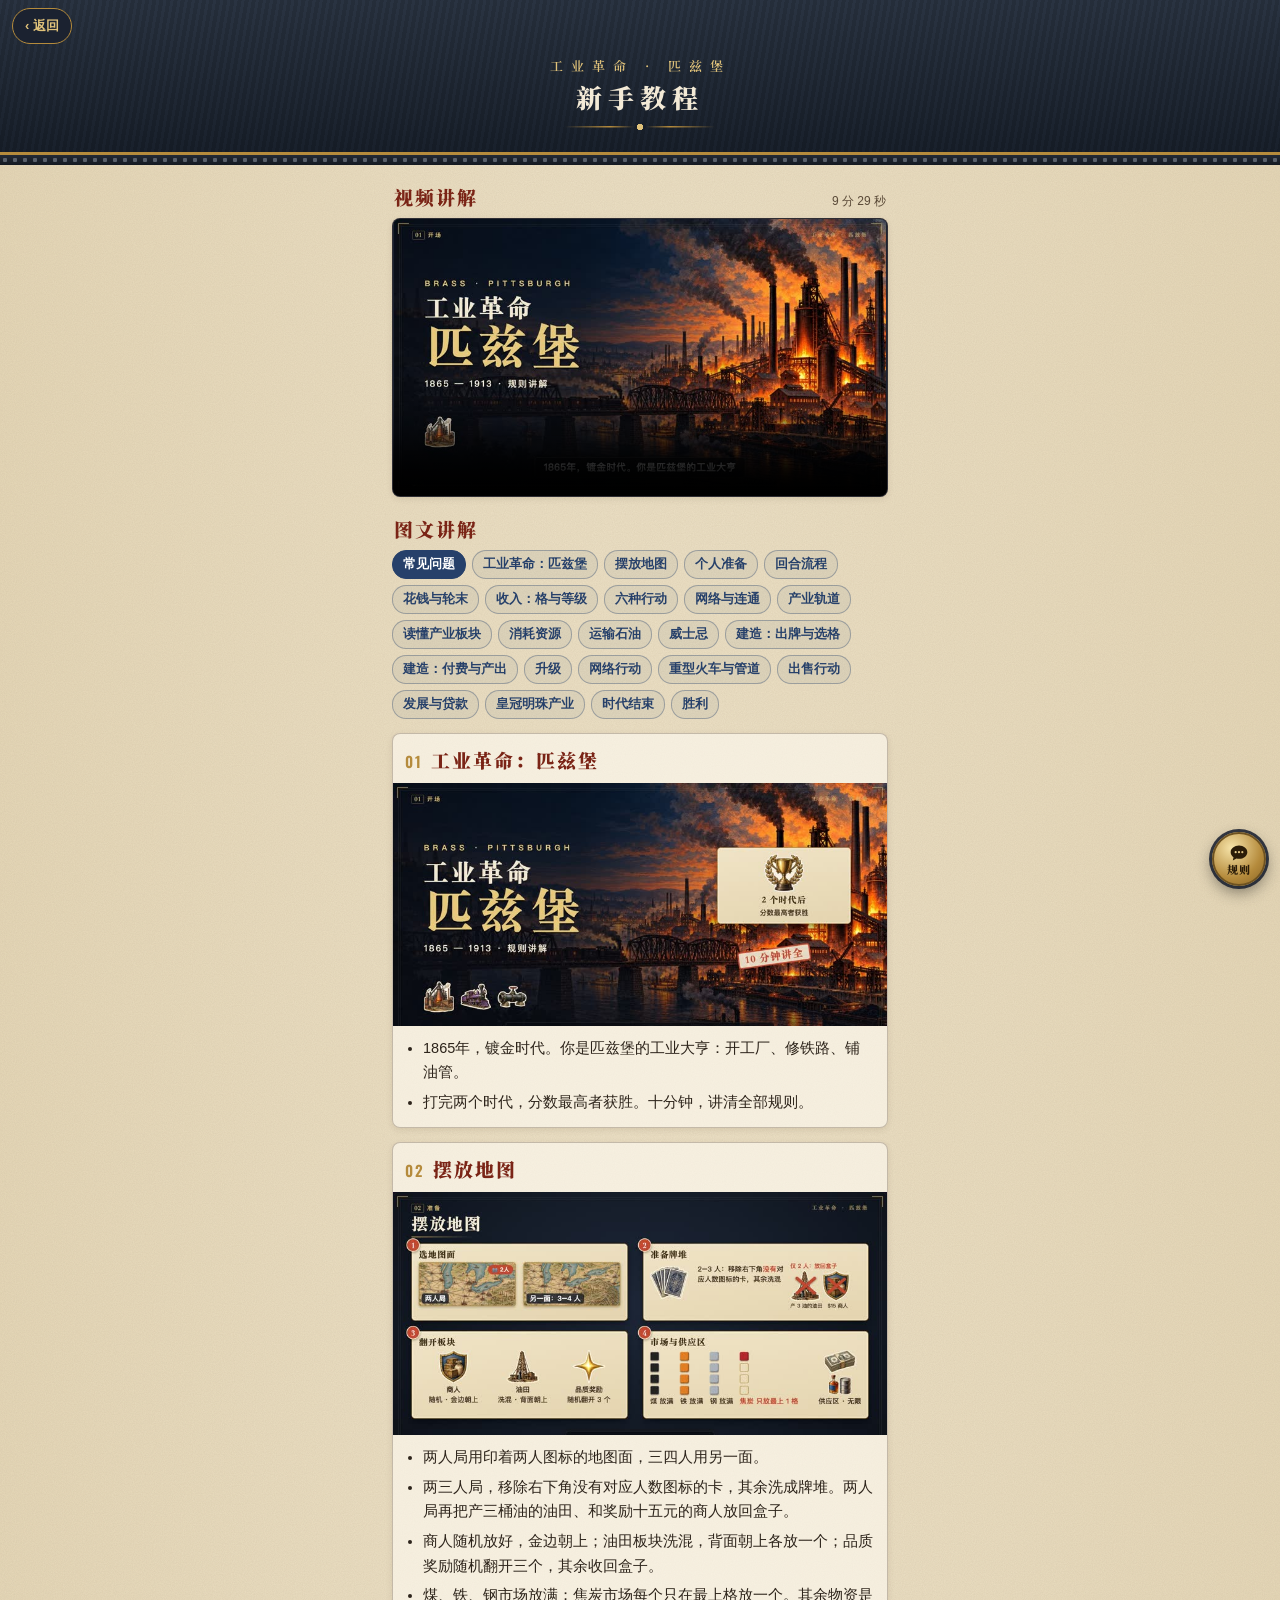
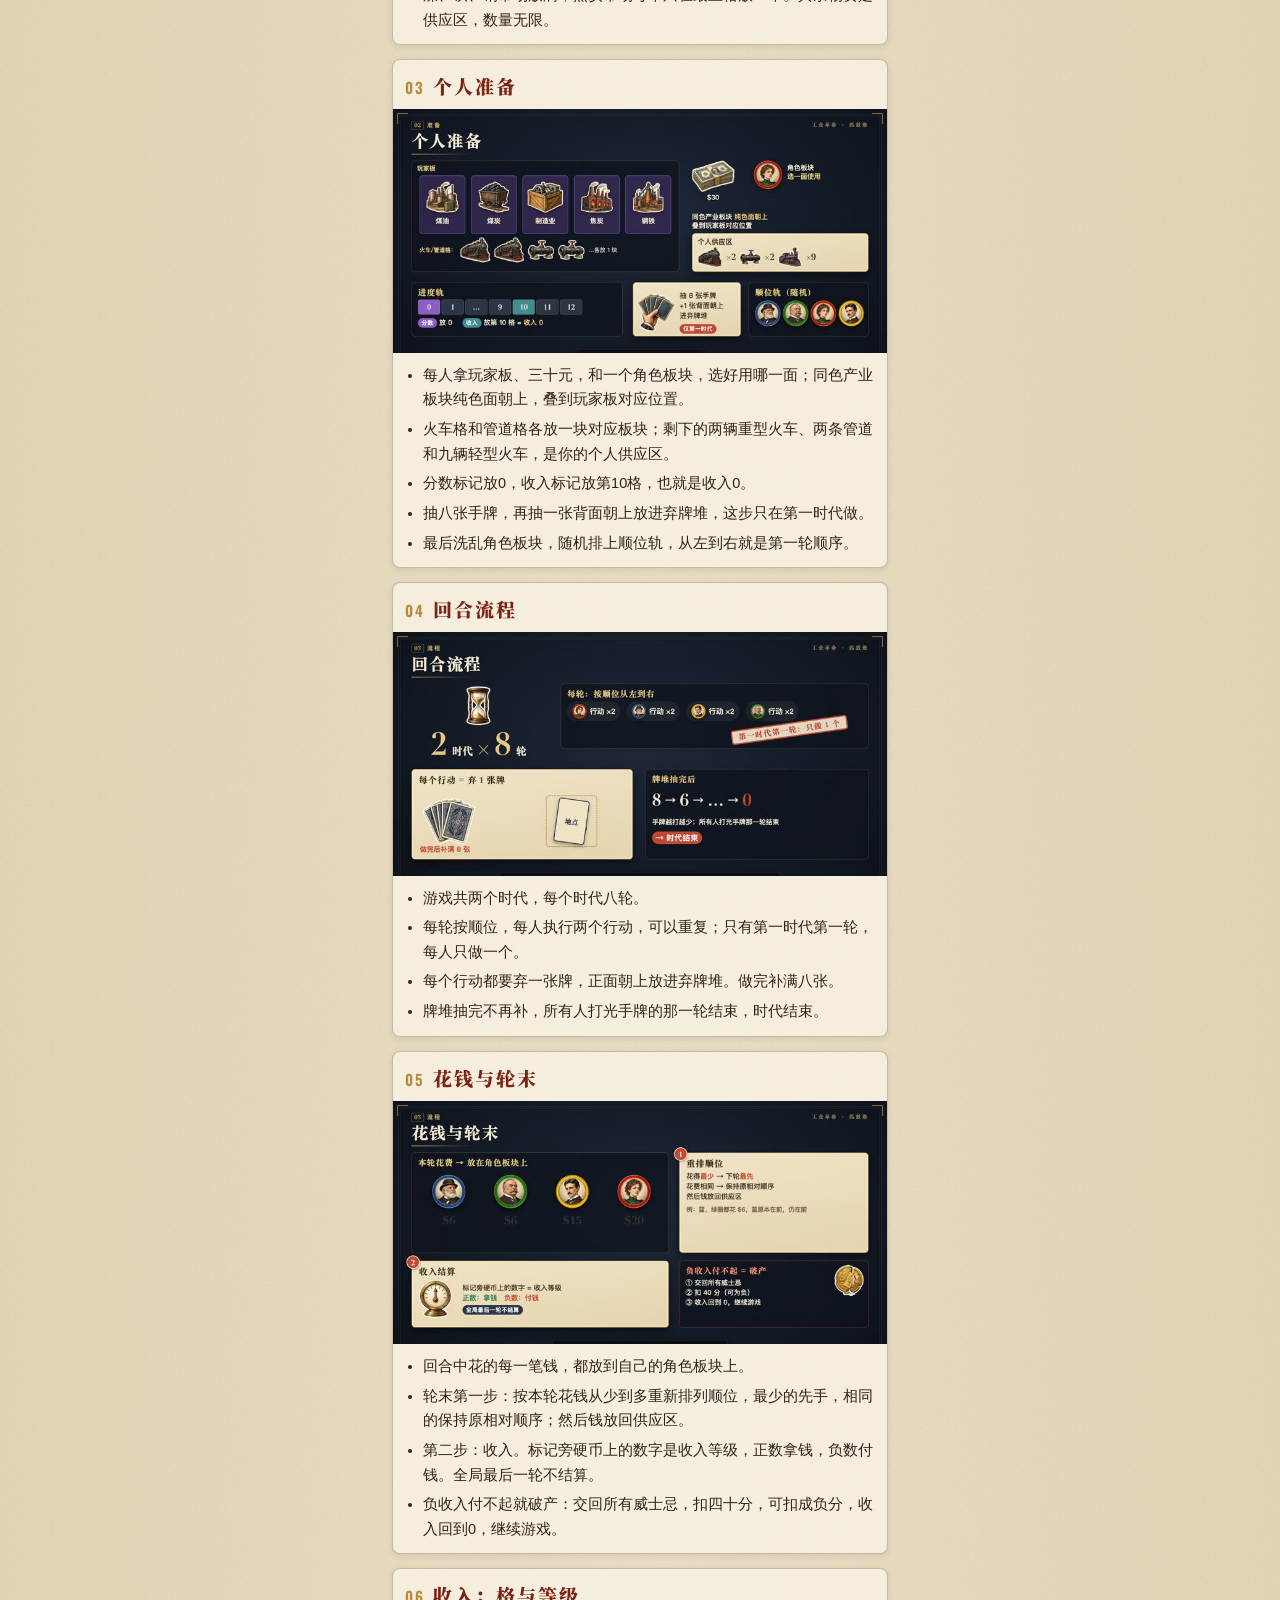
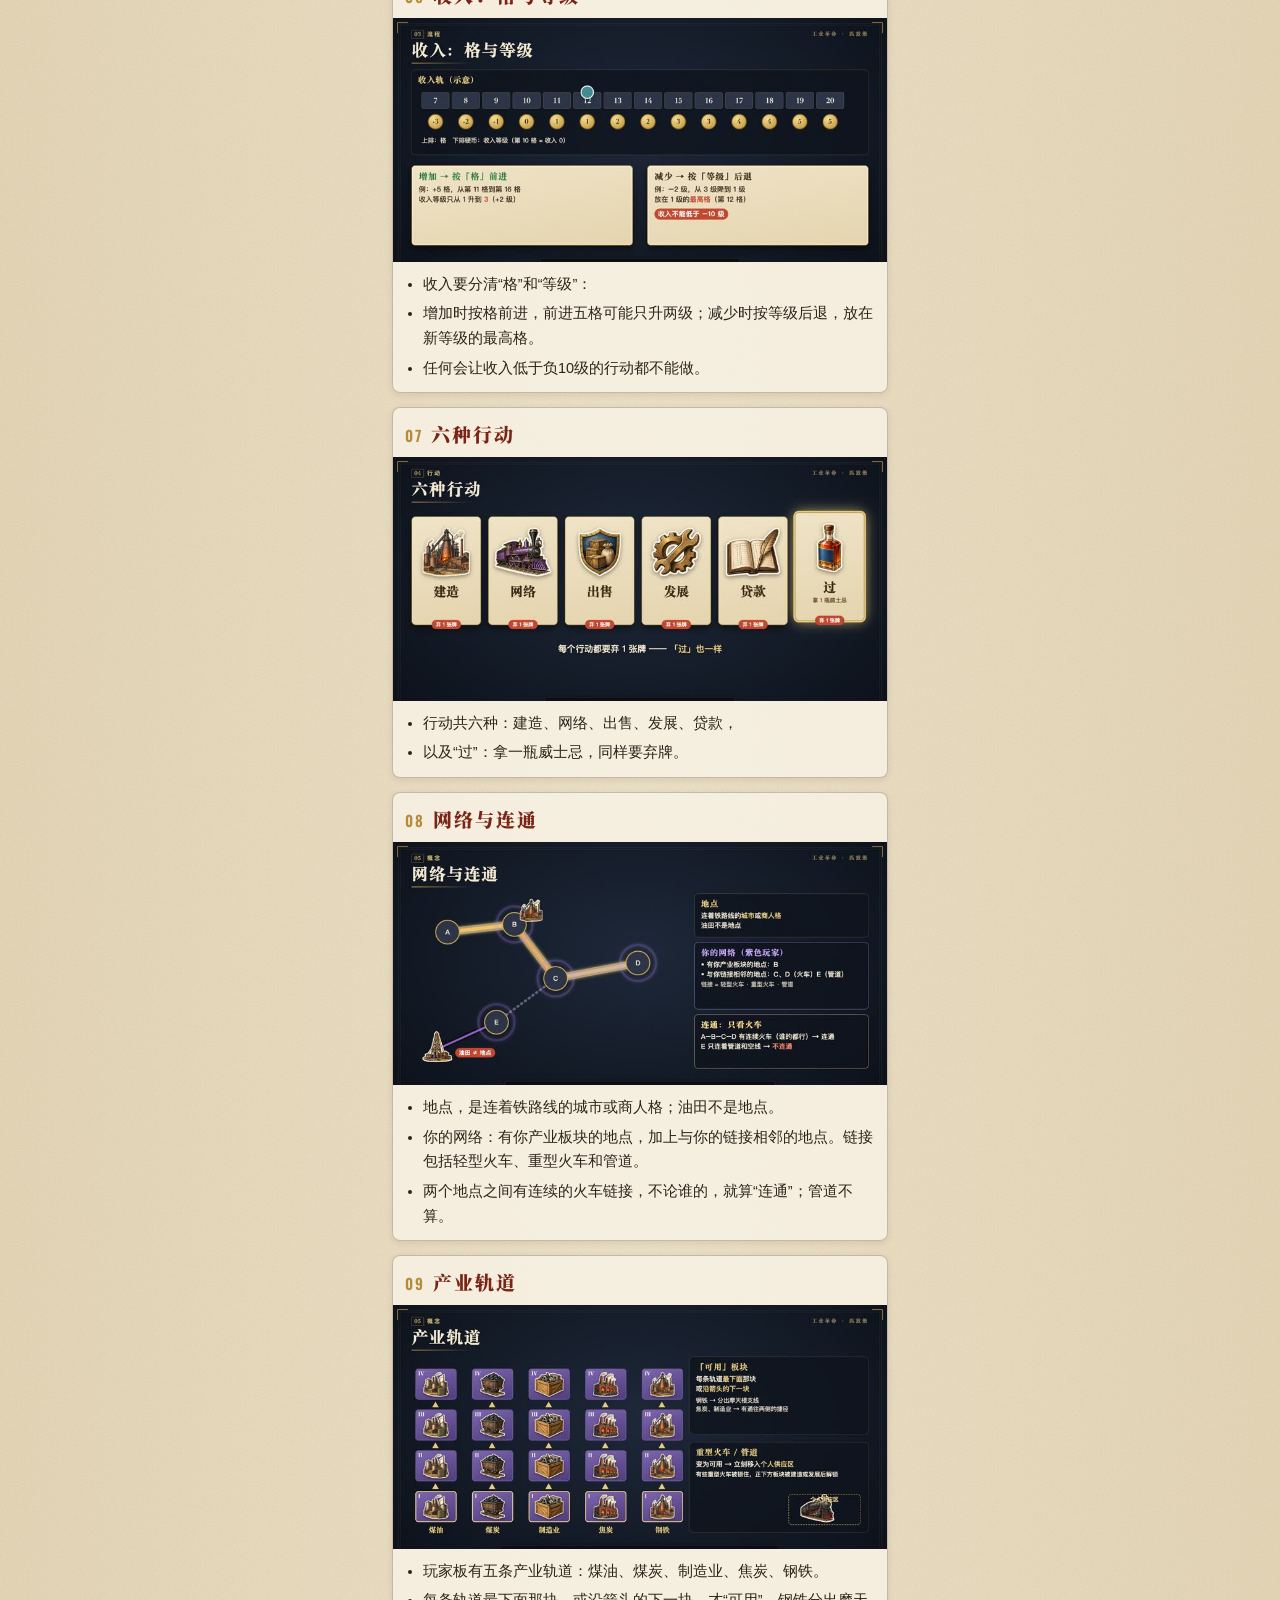
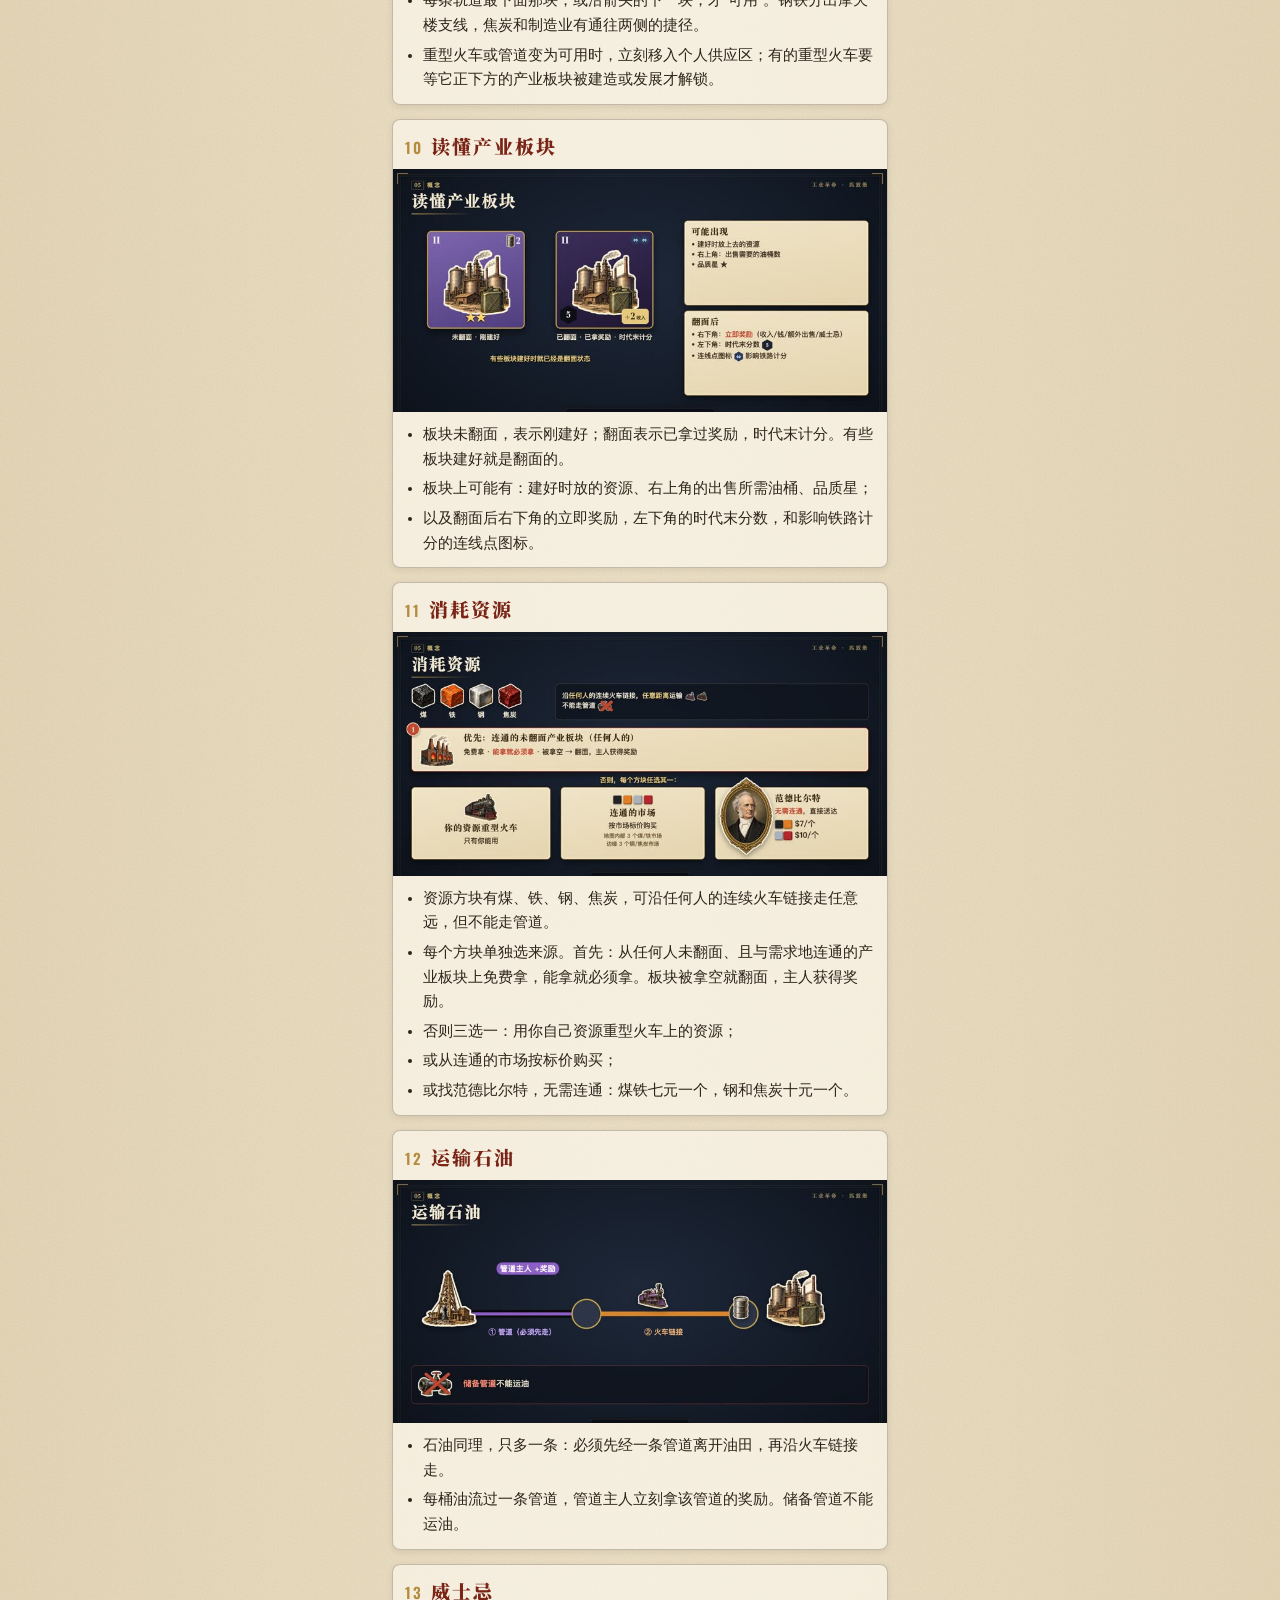
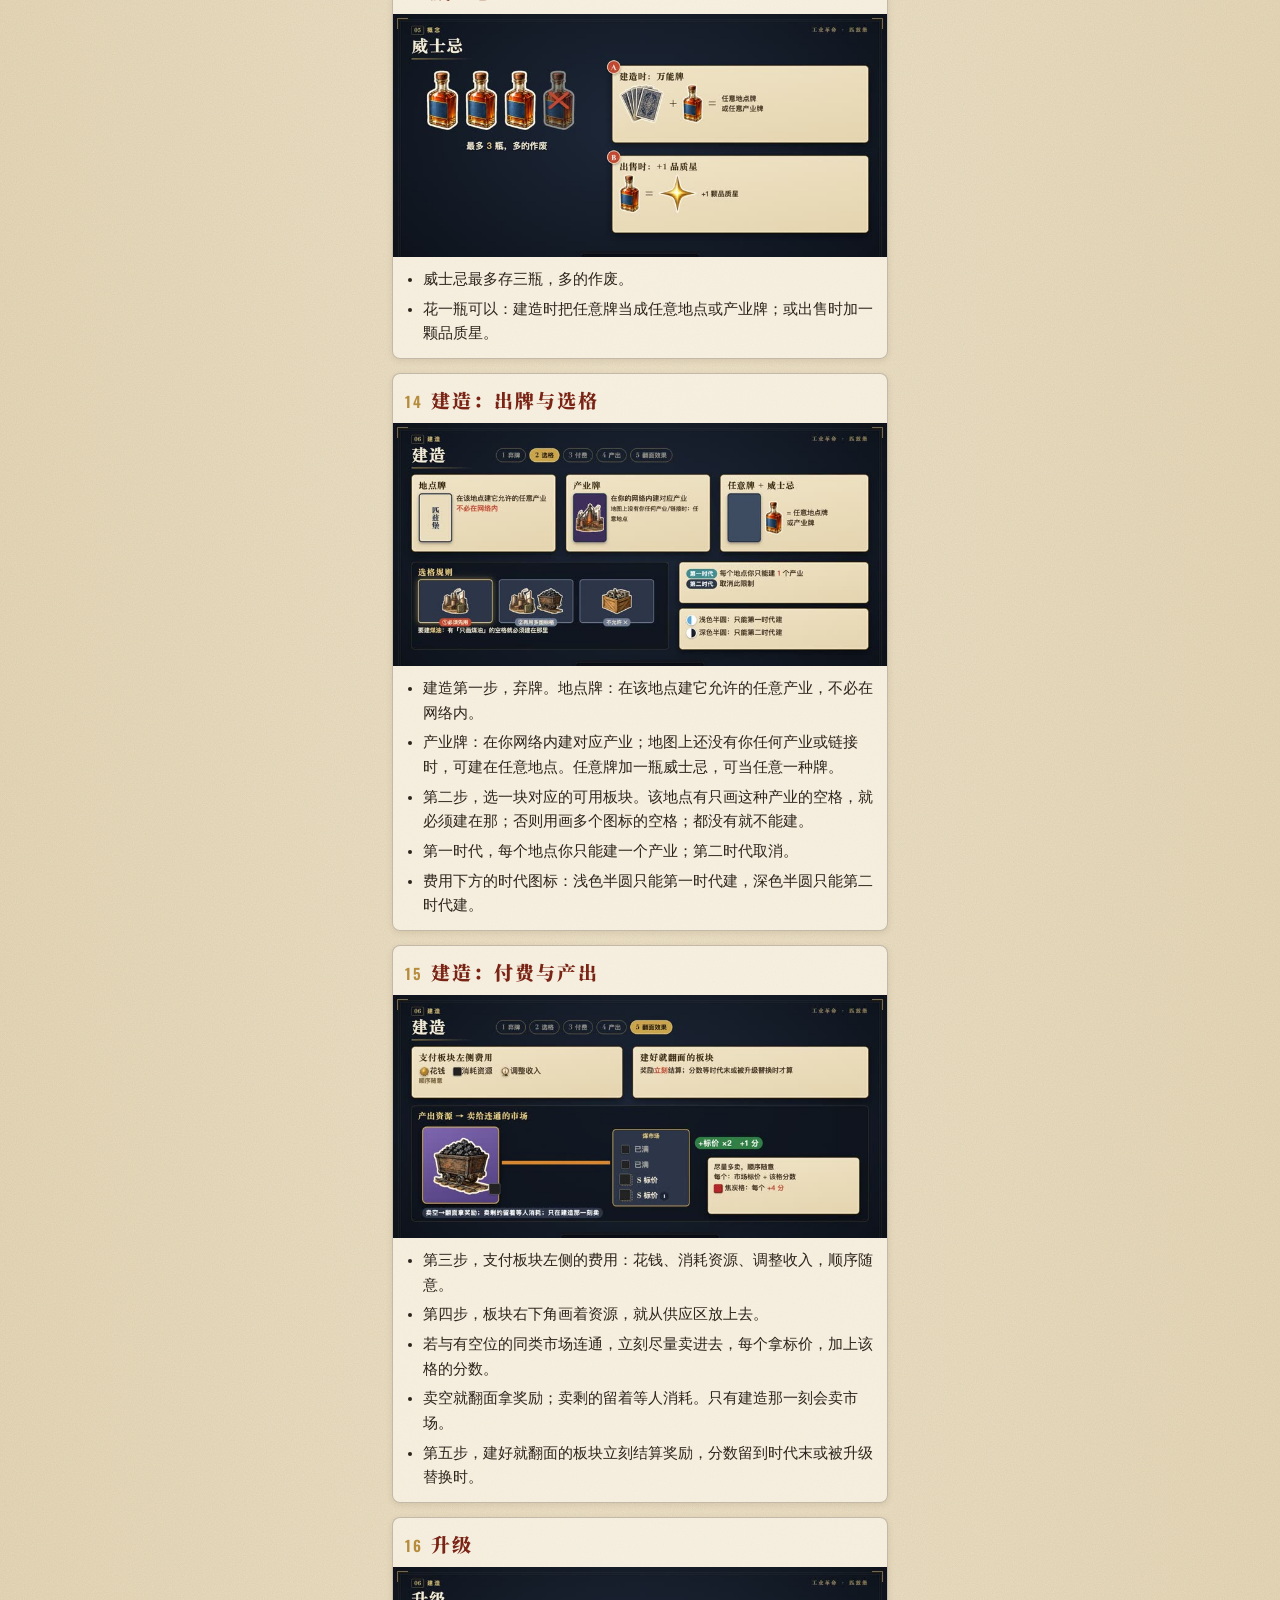
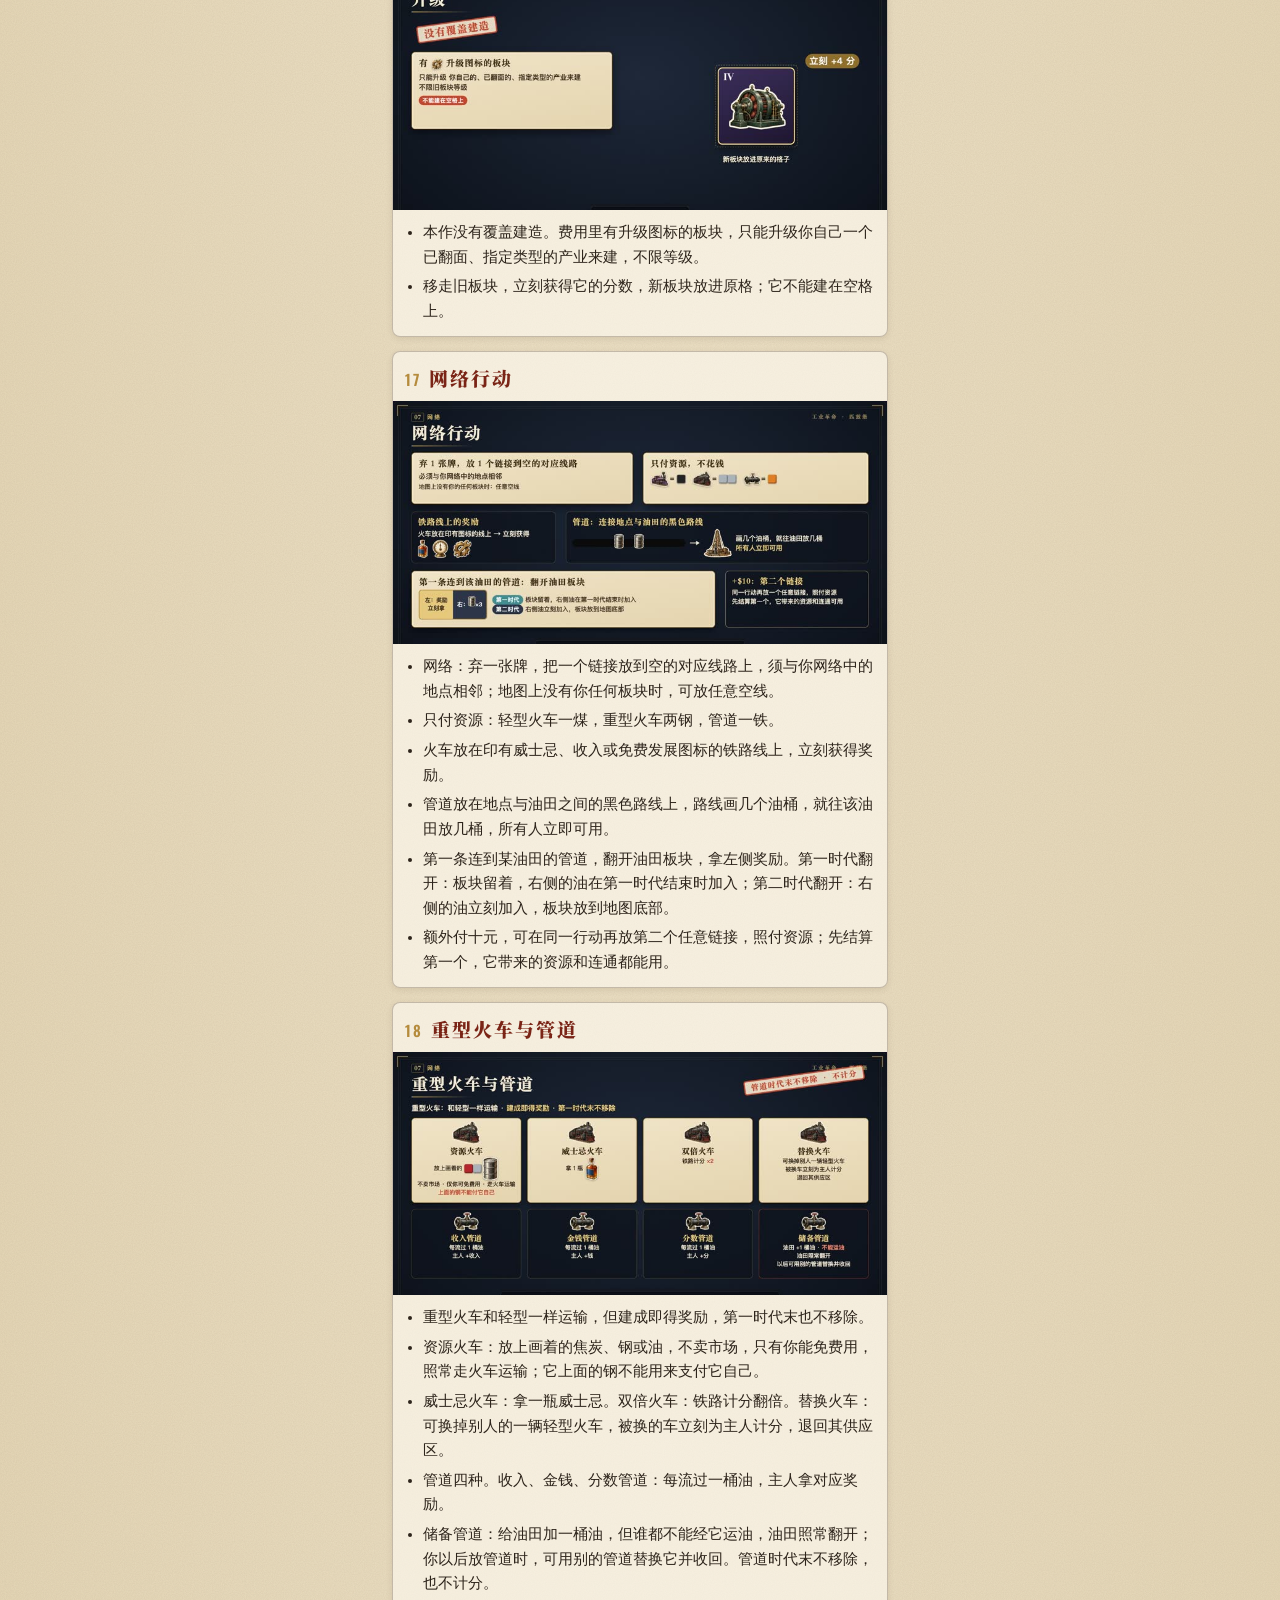
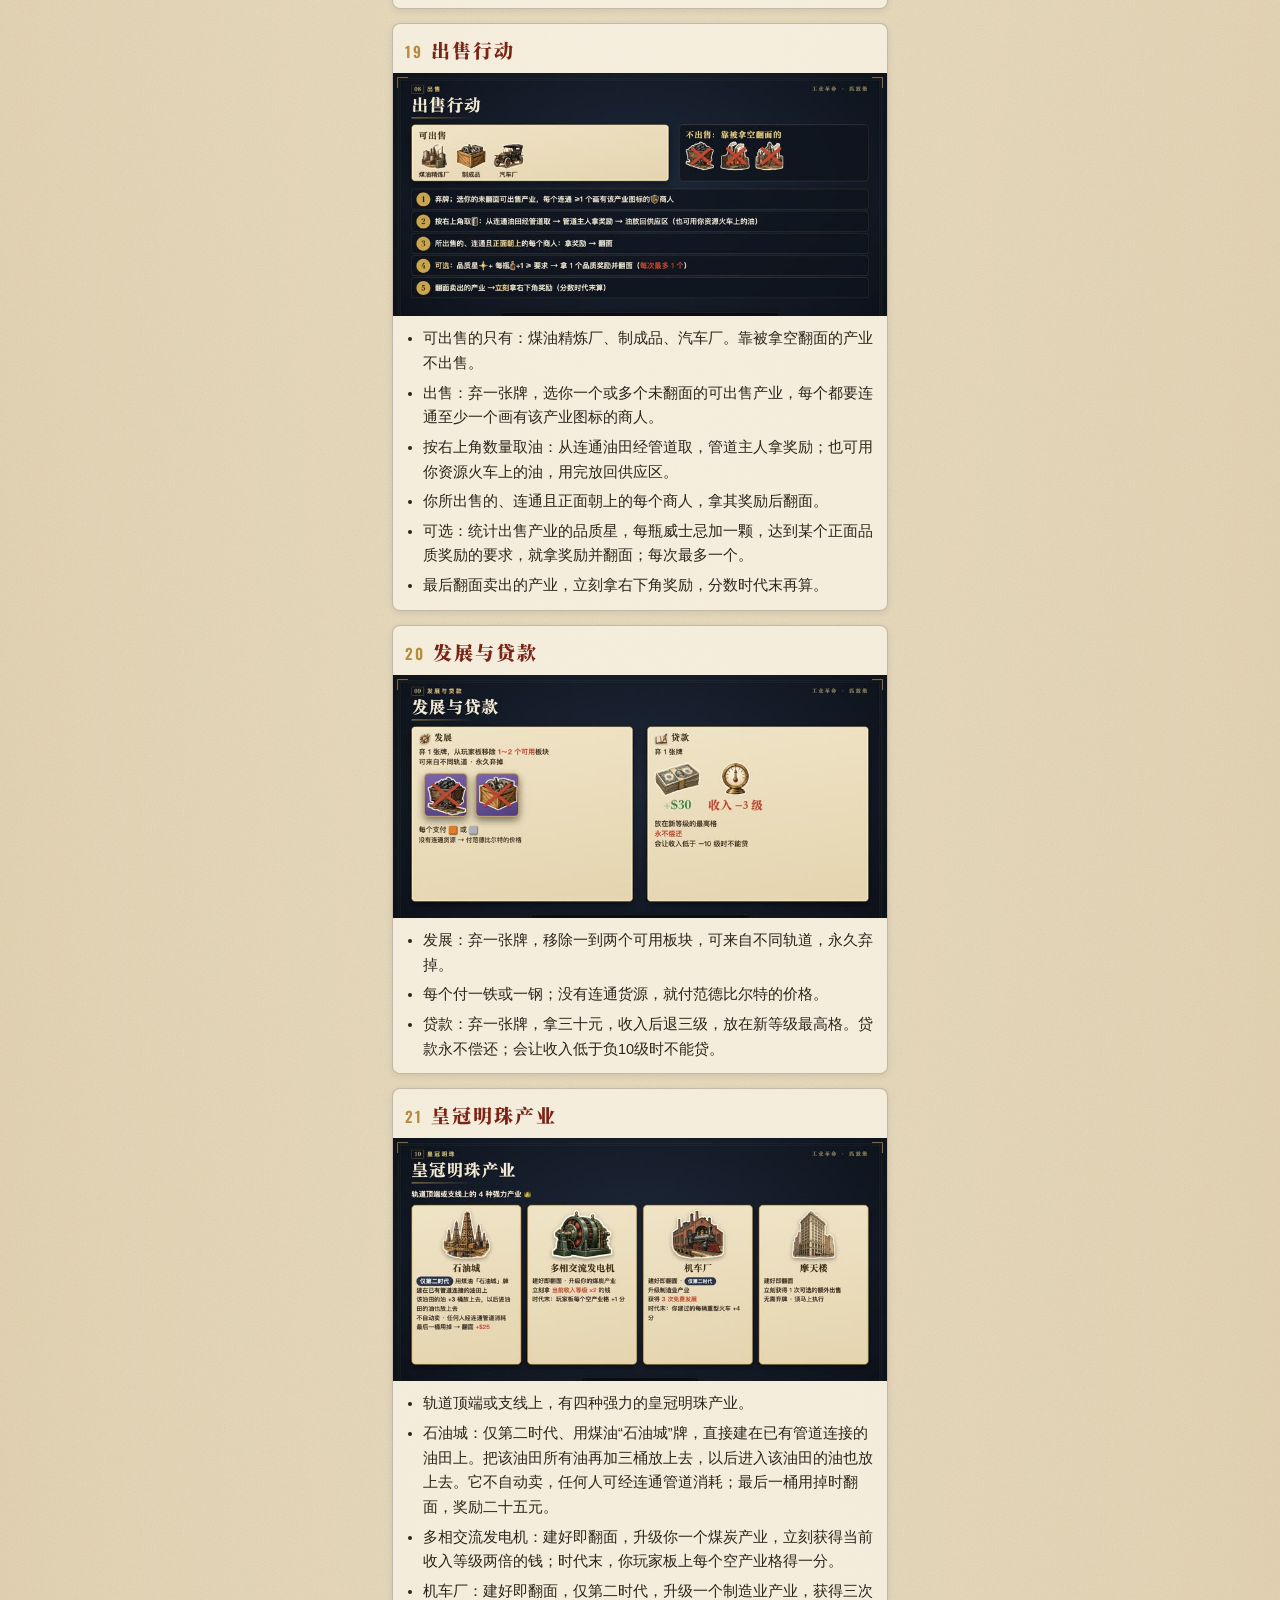
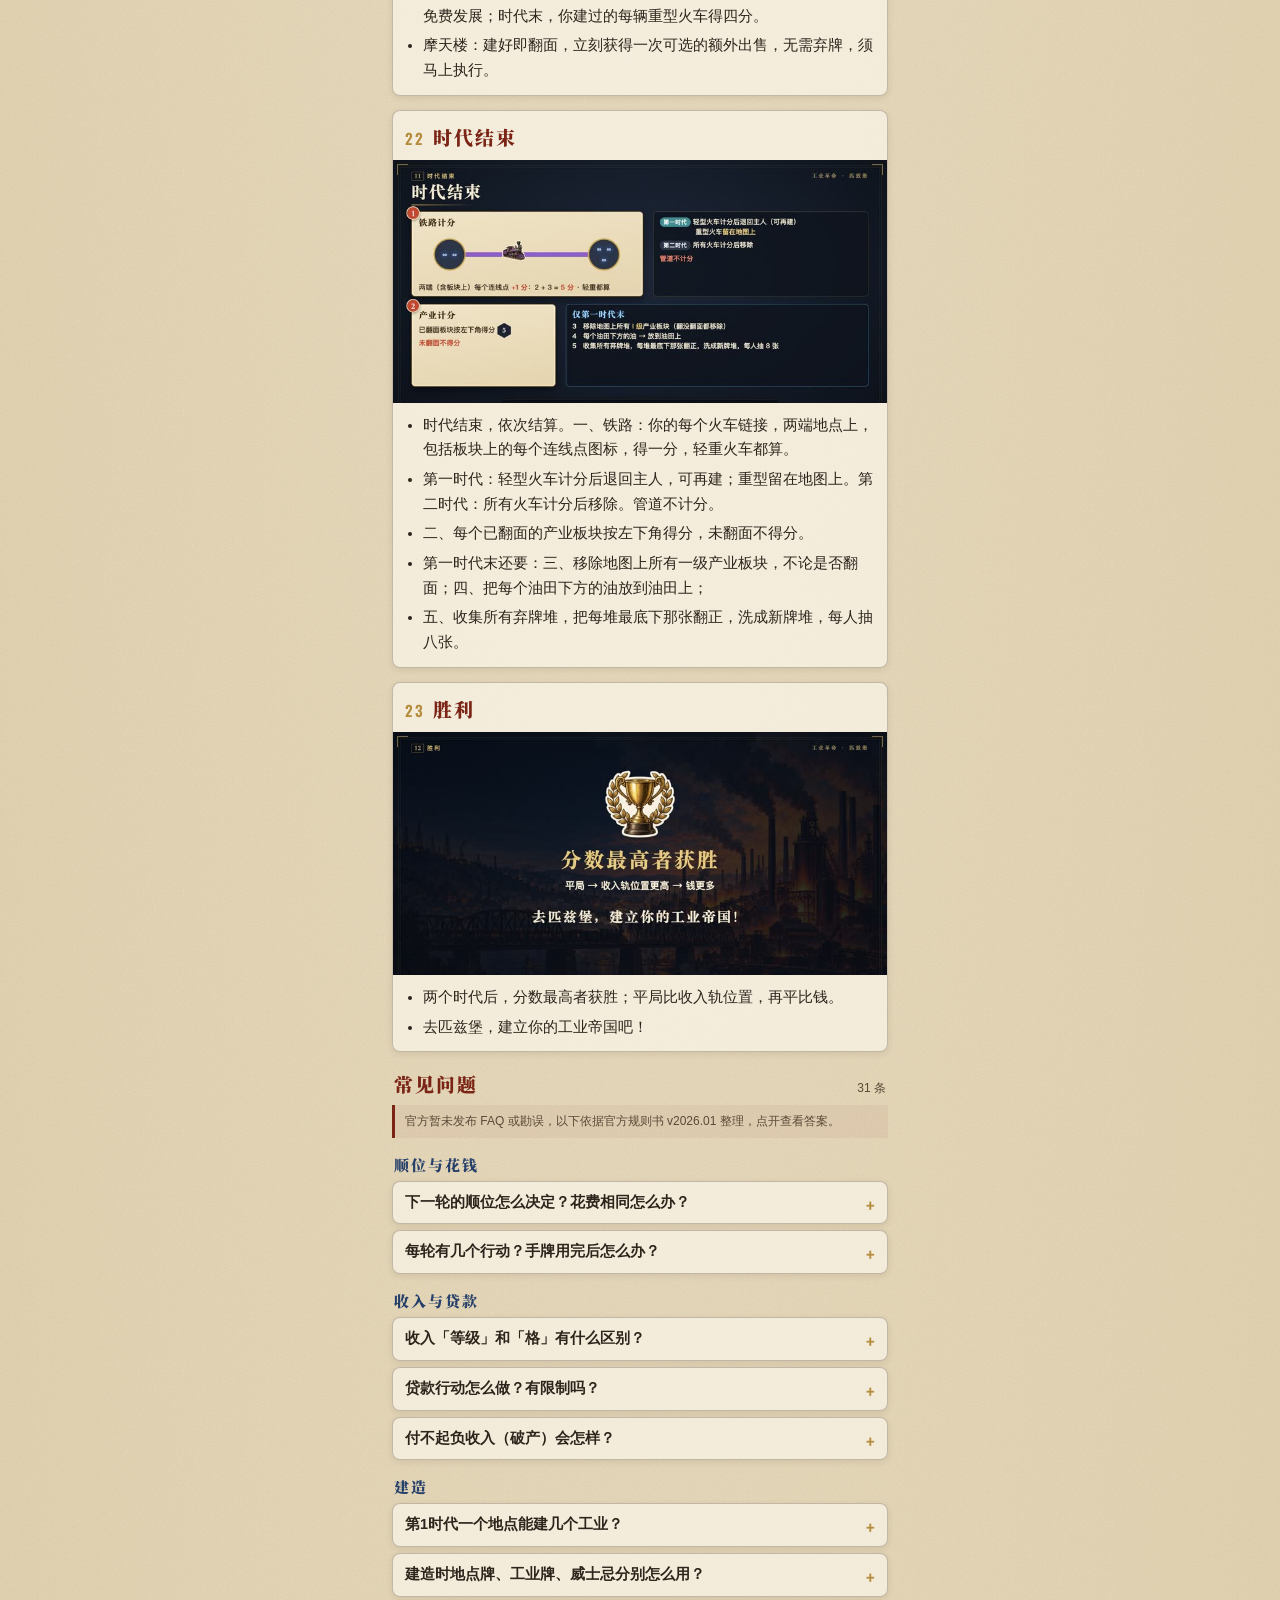
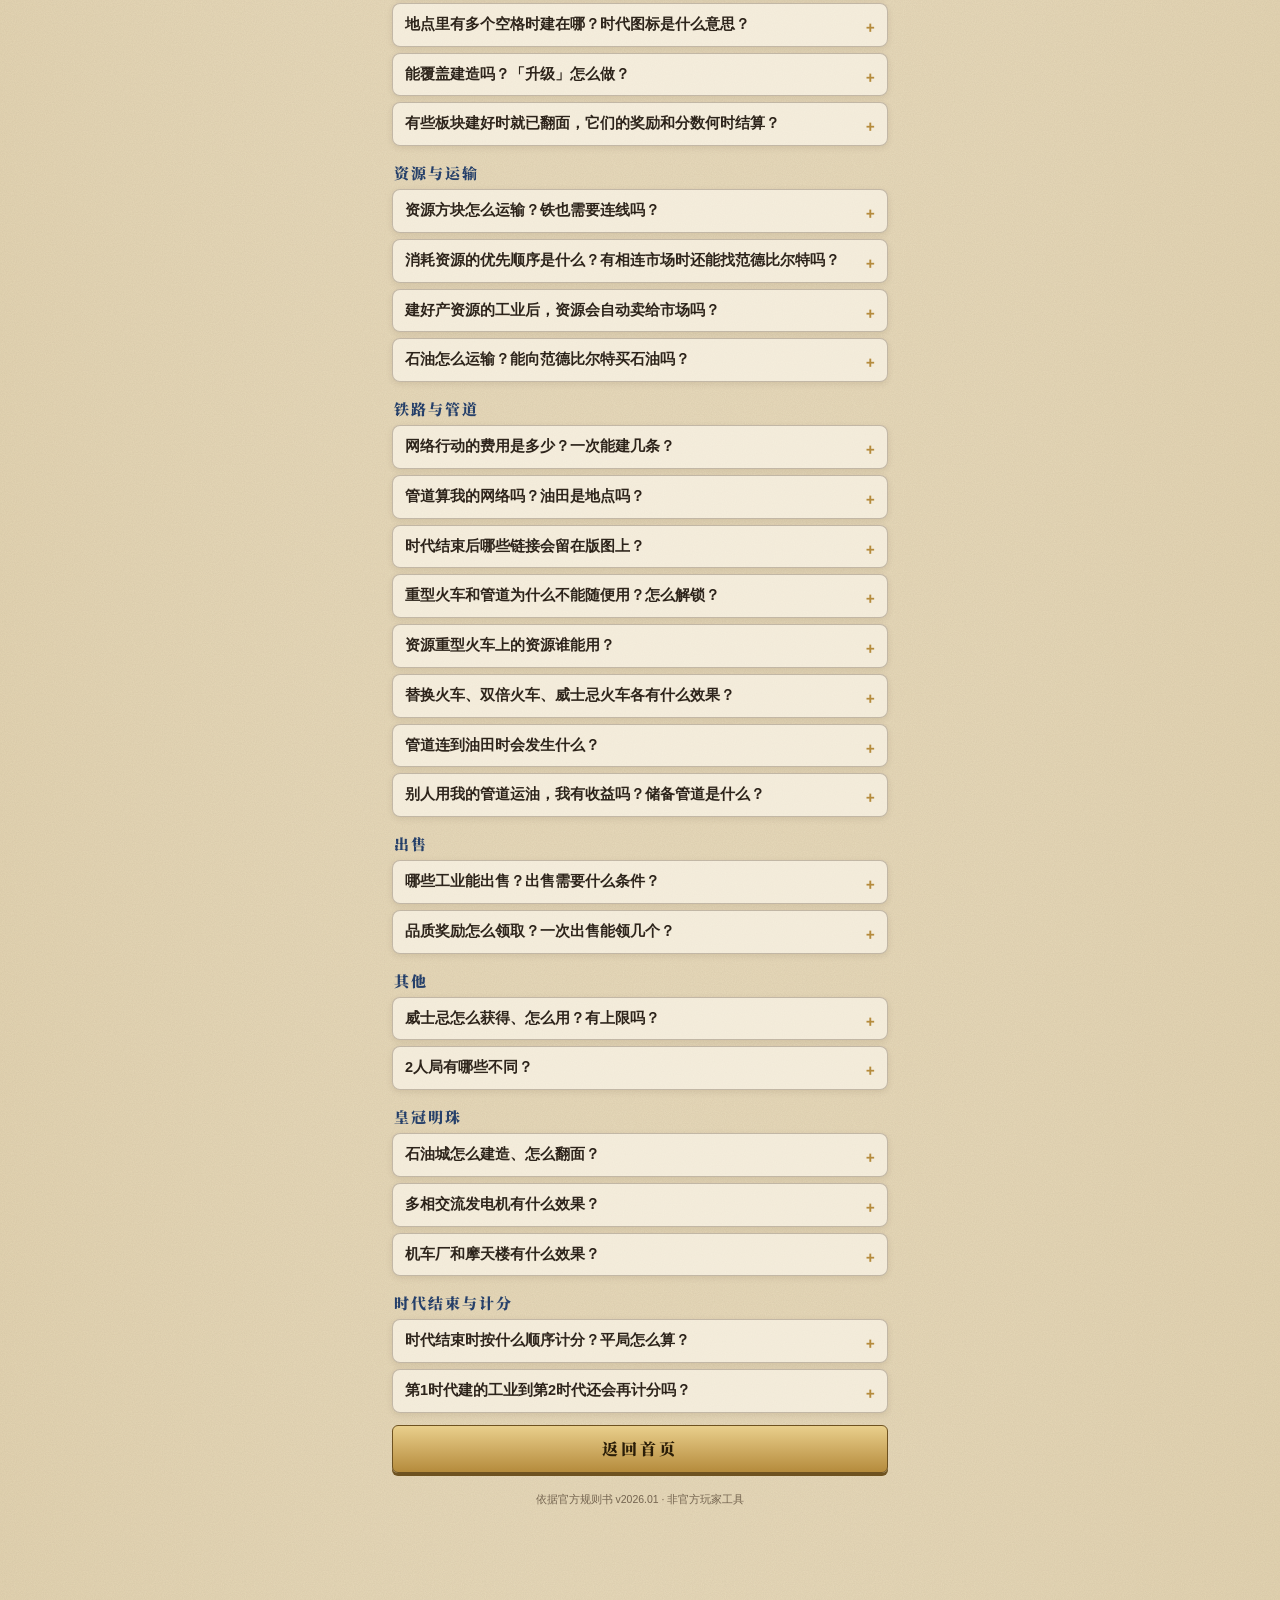
<file: public/guide.html>
<!doctype html>
<html lang="zh-CN">
<head>
<meta charset="utf-8">
<meta name="viewport" content="width=device-width,initial-scale=1,viewport-fit=cover">
<meta name="theme-color" content="#1b2230">
<title>新手教程 · 工业革命：匹兹堡</title>
<meta property="og:title" content="新手教程 · 工业革命：匹兹堡">
<meta property="og:image" content="https://pgh.leisurecat.cloud/img/icon-512.jpg">
<link rel="icon" href="img/icon-64.png">
<link rel="apple-touch-icon" href="img/icon-180.png">
<link rel="preconnect" href="https://fonts.googleapis.com">
<link rel="preconnect" href="https://fonts.gstatic.com" crossorigin>
<link href="https://fonts.googleapis.com/css2?family=Oswald:wght@500;600&family=Noto+Serif+SC:wght@600;900&display=swap" rel="stylesheet">
<link rel="stylesheet" href="style.css">
</head>
<body>
<div style="position:absolute;width:0;height:0;overflow:hidden"><img src="img/icon-512.jpg" alt=""></div>
<div class="hero nav-hero"><a class="back-nav" href="/" data-html2canvas-ignore>‹ 返回</a><div class="en">工业革命 · 匹兹堡</div><h1>新手教程</h1><div class="orn"></div></div><div class="band"></div>
<div class="wrap guide">
<h2 class="h">视频讲解<small>9 分 29 秒</small></h2>
<video class="card vid" controls playsinline preload="none" poster="img/rules-poster.jpg" src="/media/rules.mp4"></video>
<h2 class="h">图文讲解</h2>
<nav class="toc"><a class="fqa" href="#faq">常见问题</a><a href="#s1">工业革命：匹兹堡</a><a href="#s2">摆放地图</a><a href="#s3">个人准备</a><a href="#s4">回合流程</a><a href="#s5">花钱与轮末</a><a href="#s6">收入：格与等级</a><a href="#s7">六种行动</a><a href="#s8">网络与连通</a><a href="#s9">产业轨道</a><a href="#s10">读懂产业板块</a><a href="#s11">消耗资源</a><a href="#s12">运输石油</a><a href="#s13">威士忌</a><a href="#s14">建造：出牌与选格</a><a href="#s15">建造：付费与产出</a><a href="#s16">升级</a><a href="#s17">网络行动</a><a href="#s18">重型火车与管道</a><a href="#s19">出售行动</a><a href="#s20">发展与贷款</a><a href="#s21">皇冠明珠产业</a><a href="#s22">时代结束</a><a href="#s23">胜利</a></nav>
<section class="card gs" id="s1"><h2 class="h"><span><i>01</i>工业革命：匹兹堡</span></h2>
<img src="guide/01.jpg" width="800" height="394" alt="工业革命：匹兹堡" loading="eager"><ul><li>1865年，镀金时代。你是匹兹堡的工业大亨：开工厂、修铁路、铺油管。</li><li>打完两个时代，分数最高者获胜。十分钟，讲清全部规则。</li></ul></section>
<section class="card gs" id="s2"><h2 class="h"><span><i>02</i>摆放地图</span></h2>
<img src="guide/02.jpg" width="800" height="394" alt="摆放地图" loading="eager"><ul><li>两人局用印着两人图标的地图面，三四人用另一面。</li><li>两三人局，移除右下角没有对应人数图标的卡，其余洗成牌堆。两人局再把产三桶油的油田、和奖励十五元的商人放回盒子。</li><li>商人随机放好，金边朝上；油田板块洗混，背面朝上各放一个；品质奖励随机翻开三个，其余收回盒子。</li><li>煤、铁、钢市场放满；焦炭市场每个只在最上格放一个。其余物资是供应区，数量无限。</li></ul></section>
<section class="card gs" id="s3"><h2 class="h"><span><i>03</i>个人准备</span></h2>
<img src="guide/03.jpg" width="800" height="394" alt="个人准备" loading="lazy"><ul><li>每人拿玩家板、三十元，和一个角色板块，选好用哪一面；同色产业板块纯色面朝上，叠到玩家板对应位置。</li><li>火车格和管道格各放一块对应板块；剩下的两辆重型火车、两条管道和九辆轻型火车，是你的个人供应区。</li><li>分数标记放0，收入标记放第10格，也就是收入0。</li><li>抽八张手牌，再抽一张背面朝上放进弃牌堆，这步只在第一时代做。</li><li>最后洗乱角色板块，随机排上顺位轨，从左到右就是第一轮顺序。</li></ul></section>
<section class="card gs" id="s4"><h2 class="h"><span><i>04</i>回合流程</span></h2>
<img src="guide/04.jpg" width="800" height="394" alt="回合流程" loading="lazy"><ul><li>游戏共两个时代，每个时代八轮。</li><li>每轮按顺位，每人执行两个行动，可以重复；只有第一时代第一轮，每人只做一个。</li><li>每个行动都要弃一张牌，正面朝上放进弃牌堆。做完补满八张。</li><li>牌堆抽完不再补，所有人打光手牌的那一轮结束，时代结束。</li></ul></section>
<section class="card gs" id="s5"><h2 class="h"><span><i>05</i>花钱与轮末</span></h2>
<img src="guide/05.jpg" width="800" height="394" alt="花钱与轮末" loading="lazy"><ul><li>回合中花的每一笔钱，都放到自己的角色板块上。</li><li>轮末第一步：按本轮花钱从少到多重新排列顺位，最少的先手，相同的保持原相对顺序；然后钱放回供应区。</li><li>第二步：收入。标记旁硬币上的数字是收入等级，正数拿钱，负数付钱。全局最后一轮不结算。</li><li>负收入付不起就破产：交回所有威士忌，扣四十分，可扣成负分，收入回到0，继续游戏。</li></ul></section>
<section class="card gs" id="s6"><h2 class="h"><span><i>06</i>收入：格与等级</span></h2>
<img src="guide/06.jpg" width="800" height="394" alt="收入：格与等级" loading="lazy"><ul><li>收入要分清“格”和“等级”：</li><li>增加时按格前进，前进五格可能只升两级；减少时按等级后退，放在新等级的最高格。</li><li>任何会让收入低于负10级的行动都不能做。</li></ul></section>
<section class="card gs" id="s7"><h2 class="h"><span><i>07</i>六种行动</span></h2>
<img src="guide/07.jpg" width="800" height="394" alt="六种行动" loading="lazy"><ul><li>行动共六种：建造、网络、出售、发展、贷款，</li><li>以及“过”：拿一瓶威士忌，同样要弃牌。</li></ul></section>
<section class="card gs" id="s8"><h2 class="h"><span><i>08</i>网络与连通</span></h2>
<img src="guide/08.jpg" width="800" height="394" alt="网络与连通" loading="lazy"><ul><li>地点，是连着铁路线的城市或商人格；油田不是地点。</li><li>你的网络：有你产业板块的地点，加上与你的链接相邻的地点。链接包括轻型火车、重型火车和管道。</li><li>两个地点之间有连续的火车链接，不论谁的，就算“连通”；管道不算。</li></ul></section>
<section class="card gs" id="s9"><h2 class="h"><span><i>09</i>产业轨道</span></h2>
<img src="guide/09.jpg" width="800" height="394" alt="产业轨道" loading="lazy"><ul><li>玩家板有五条产业轨道：煤油、煤炭、制造业、焦炭、钢铁。</li><li>每条轨道最下面那块，或沿箭头的下一块，才“可用”。钢铁分出摩天楼支线，焦炭和制造业有通往两侧的捷径。</li><li>重型火车或管道变为可用时，立刻移入个人供应区；有的重型火车要等它正下方的产业板块被建造或发展才解锁。</li></ul></section>
<section class="card gs" id="s10"><h2 class="h"><span><i>10</i>读懂产业板块</span></h2>
<img src="guide/10.jpg" width="800" height="394" alt="读懂产业板块" loading="lazy"><ul><li>板块未翻面，表示刚建好；翻面表示已拿过奖励，时代末计分。有些板块建好就是翻面的。</li><li>板块上可能有：建好时放的资源、右上角的出售所需油桶、品质星；</li><li>以及翻面后右下角的立即奖励，左下角的时代末分数，和影响铁路计分的连线点图标。</li></ul></section>
<section class="card gs" id="s11"><h2 class="h"><span><i>11</i>消耗资源</span></h2>
<img src="guide/11.jpg" width="800" height="394" alt="消耗资源" loading="lazy"><ul><li>资源方块有煤、铁、钢、焦炭，可沿任何人的连续火车链接走任意远，但不能走管道。</li><li>每个方块单独选来源。首先：从任何人未翻面、且与需求地连通的产业板块上免费拿，能拿就必须拿。板块被拿空就翻面，主人获得奖励。</li><li>否则三选一：用你自己资源重型火车上的资源；</li><li>或从连通的市场按标价购买；</li><li>或找范德比尔特，无需连通：煤铁七元一个，钢和焦炭十元一个。</li></ul></section>
<section class="card gs" id="s12"><h2 class="h"><span><i>12</i>运输石油</span></h2>
<img src="guide/12.jpg" width="800" height="394" alt="运输石油" loading="lazy"><ul><li>石油同理，只多一条：必须先经一条管道离开油田，再沿火车链接走。</li><li>每桶油流过一条管道，管道主人立刻拿该管道的奖励。储备管道不能运油。</li></ul></section>
<section class="card gs" id="s13"><h2 class="h"><span><i>13</i>威士忌</span></h2>
<img src="guide/13.jpg" width="800" height="394" alt="威士忌" loading="lazy"><ul><li>威士忌最多存三瓶，多的作废。</li><li>花一瓶可以：建造时把任意牌当成任意地点或产业牌；或出售时加一颗品质星。</li></ul></section>
<section class="card gs" id="s14"><h2 class="h"><span><i>14</i>建造：出牌与选格</span></h2>
<img src="guide/14.jpg" width="800" height="394" alt="建造：出牌与选格" loading="lazy"><ul><li>建造第一步，弃牌。地点牌：在该地点建它允许的任意产业，不必在网络内。</li><li>产业牌：在你网络内建对应产业；地图上还没有你任何产业或链接时，可建在任意地点。任意牌加一瓶威士忌，可当任意一种牌。</li><li>第二步，选一块对应的可用板块。该地点有只画这种产业的空格，就必须建在那；否则用画多个图标的空格；都没有就不能建。</li><li>第一时代，每个地点你只能建一个产业；第二时代取消。</li><li>费用下方的时代图标：浅色半圆只能第一时代建，深色半圆只能第二时代建。</li></ul></section>
<section class="card gs" id="s15"><h2 class="h"><span><i>15</i>建造：付费与产出</span></h2>
<img src="guide/15.jpg" width="800" height="394" alt="建造：付费与产出" loading="lazy"><ul><li>第三步，支付板块左侧的费用：花钱、消耗资源、调整收入，顺序随意。</li><li>第四步，板块右下角画着资源，就从供应区放上去。</li><li>若与有空位的同类市场连通，立刻尽量卖进去，每个拿标价，加上该格的分数。</li><li>卖空就翻面拿奖励；卖剩的留着等人消耗。只有建造那一刻会卖市场。</li><li>第五步，建好就翻面的板块立刻结算奖励，分数留到时代末或被升级替换时。</li></ul></section>
<section class="card gs" id="s16"><h2 class="h"><span><i>16</i>升级</span></h2>
<img src="guide/16.jpg" width="800" height="394" alt="升级" loading="lazy"><ul><li>本作没有覆盖建造。费用里有升级图标的板块，只能升级你自己一个已翻面、指定类型的产业来建，不限等级。</li><li>移走旧板块，立刻获得它的分数，新板块放进原格；它不能建在空格上。</li></ul></section>
<section class="card gs" id="s17"><h2 class="h"><span><i>17</i>网络行动</span></h2>
<img src="guide/17.jpg" width="800" height="394" alt="网络行动" loading="lazy"><ul><li>网络：弃一张牌，把一个链接放到空的对应线路上，须与你网络中的地点相邻；地图上没有你任何板块时，可放任意空线。</li><li>只付资源：轻型火车一煤，重型火车两钢，管道一铁。</li><li>火车放在印有威士忌、收入或免费发展图标的铁路线上，立刻获得奖励。</li><li>管道放在地点与油田之间的黑色路线上，路线画几个油桶，就往该油田放几桶，所有人立即可用。</li><li>第一条连到某油田的管道，翻开油田板块，拿左侧奖励。第一时代翻开：板块留着，右侧的油在第一时代结束时加入；第二时代翻开：右侧的油立刻加入，板块放到地图底部。</li><li>额外付十元，可在同一行动再放第二个任意链接，照付资源；先结算第一个，它带来的资源和连通都能用。</li></ul></section>
<section class="card gs" id="s18"><h2 class="h"><span><i>18</i>重型火车与管道</span></h2>
<img src="guide/18.jpg" width="800" height="394" alt="重型火车与管道" loading="lazy"><ul><li>重型火车和轻型一样运输，但建成即得奖励，第一时代末也不移除。</li><li>资源火车：放上画着的焦炭、钢或油，不卖市场，只有你能免费用，照常走火车运输；它上面的钢不能用来支付它自己。</li><li>威士忌火车：拿一瓶威士忌。双倍火车：铁路计分翻倍。替换火车：可换掉别人的一辆轻型火车，被换的车立刻为主人计分，退回其供应区。</li><li>管道四种。收入、金钱、分数管道：每流过一桶油，主人拿对应奖励。</li><li>储备管道：给油田加一桶油，但谁都不能经它运油，油田照常翻开；你以后放管道时，可用别的管道替换它并收回。管道时代末不移除，也不计分。</li></ul></section>
<section class="card gs" id="s19"><h2 class="h"><span><i>19</i>出售行动</span></h2>
<img src="guide/19.jpg" width="800" height="394" alt="出售行动" loading="lazy"><ul><li>可出售的只有：煤油精炼厂、制成品、汽车厂。靠被拿空翻面的产业不出售。</li><li>出售：弃一张牌，选你一个或多个未翻面的可出售产业，每个都要连通至少一个画有该产业图标的商人。</li><li>按右上角数量取油：从连通油田经管道取，管道主人拿奖励；也可用你资源火车上的油，用完放回供应区。</li><li>你所出售的、连通且正面朝上的每个商人，拿其奖励后翻面。</li><li>可选：统计出售产业的品质星，每瓶威士忌加一颗，达到某个正面品质奖励的要求，就拿奖励并翻面；每次最多一个。</li><li>最后翻面卖出的产业，立刻拿右下角奖励，分数时代末再算。</li></ul></section>
<section class="card gs" id="s20"><h2 class="h"><span><i>20</i>发展与贷款</span></h2>
<img src="guide/20.jpg" width="800" height="394" alt="发展与贷款" loading="lazy"><ul><li>发展：弃一张牌，移除一到两个可用板块，可来自不同轨道，永久弃掉。</li><li>每个付一铁或一钢；没有连通货源，就付范德比尔特的价格。</li><li>贷款：弃一张牌，拿三十元，收入后退三级，放在新等级最高格。贷款永不偿还；会让收入低于负10级时不能贷。</li></ul></section>
<section class="card gs" id="s21"><h2 class="h"><span><i>21</i>皇冠明珠产业</span></h2>
<img src="guide/21.jpg" width="800" height="394" alt="皇冠明珠产业" loading="lazy"><ul><li>轨道顶端或支线上，有四种强力的皇冠明珠产业。</li><li>石油城：仅第二时代、用煤油“石油城”牌，直接建在已有管道连接的油田上。把该油田所有油再加三桶放上去，以后进入该油田的油也放上去。它不自动卖，任何人可经连通管道消耗；最后一桶用掉时翻面，奖励二十五元。</li><li>多相交流发电机：建好即翻面，升级你一个煤炭产业，立刻获得当前收入等级两倍的钱；时代末，你玩家板上每个空产业格得一分。</li><li>机车厂：建好即翻面，仅第二时代，升级一个制造业产业，获得三次免费发展；时代末，你建过的每辆重型火车得四分。</li><li>摩天楼：建好即翻面，立刻获得一次可选的额外出售，无需弃牌，须马上执行。</li></ul></section>
<section class="card gs" id="s22"><h2 class="h"><span><i>22</i>时代结束</span></h2>
<img src="guide/22.jpg" width="800" height="394" alt="时代结束" loading="lazy"><ul><li>时代结束，依次结算。一、铁路：你的每个火车链接，两端地点上，包括板块上的每个连线点图标，得一分，轻重火车都算。</li><li>第一时代：轻型火车计分后退回主人，可再建；重型留在地图上。第二时代：所有火车计分后移除。管道不计分。</li><li>二、每个已翻面的产业板块按左下角得分，未翻面不得分。</li><li>第一时代末还要：三、移除地图上所有一级产业板块，不论是否翻面；四、把每个油田下方的油放到油田上；</li><li>五、收集所有弃牌堆，把每堆最底下那张翻正，洗成新牌堆，每人抽八张。</li></ul></section>
<section class="card gs" id="s23"><h2 class="h"><span><i>23</i>胜利</span></h2>
<img src="guide/23.jpg" width="800" height="394" alt="胜利" loading="lazy"><ul><li>两个时代后，分数最高者获胜；平局比收入轨位置，再平比钱。</li><li>去匹兹堡，建立你的工业帝国吧！</li></ul></section>
<h2 class="h" id="faq">常见问题<small>31 条</small></h2>
<p class="note">官方暂未发布 FAQ 或勘误，以下依据官方规则书 v2026.01 整理，点开查看答案。</p>
<h3 class="fq-cat">顺位与花钱</h3><details class="card fq"><summary>下一轮的顺位怎么决定？花费相同怎么办？</summary><p>每轮结束时，按本轮花费从少到多重新排列顺位轨上的角色板块：花得最少的下一轮先行动，花得最多的最后行动；花费相同的玩家保持原来的相对顺序。行动中花的钱都放在自己的角色板块上计数，回合结束后统一归还公共供应。 <a href="https://cdn.shopify.com/s/files/1/0246/2190/8043/files/Brass-P-Rulebook-ENG.pdf" target="_blank" rel="noopener">来源：规则书</a></p></details><details class="card fq"><summary>每轮有几个行动？手牌用完后怎么办？</summary><p>每轮每人执行2个行动（可以两次执行同一行动），每个行动都要弃1张手牌；唯一例外是第1时代第1轮，每人只执行1个行动。行动后补牌到8张；牌库抽空后手牌会逐渐变少，所有玩家打出最后的手牌的那一轮结束时，本时代结束。 <a href="https://cdn.shopify.com/s/files/1/0246/2190/8043/files/Brass-P-Rulebook-ENG.pdf" target="_blank" rel="noopener">来源：规则书</a></p></details><h3 class="fq-cat">收入与贷款</h3><details class="card fq"><summary>收入「等级」和「格」有什么区别？</summary><p>收入增加时按「格」前进（例如+5只是前进5格，可能只涨2级）；收入减少时按「等级」后退，并把标记放在新等级的最高一格。每轮结束按收入等级拿钱或付钱，但游戏最后一轮结束后不再结算收入。 <a href="https://cdn.shopify.com/s/files/1/0246/2190/8043/files/Brass-P-Rulebook-ENG.pdf" target="_blank" rel="noopener">来源：规则书</a></p></details><details class="card fq"><summary>贷款行动怎么做？有限制吗？</summary><p>弃1张任意牌，从公共供应拿$30，收入标记后退3个收入等级；贷款永不偿还。若贷款会让收入等级低于-10则不能贷款（任何会让收入等级低于-10的行动都不允许）。 <a href="https://cdn.shopify.com/s/files/1/0246/2190/8043/files/Brass-P-Rulebook-ENG.pdf" target="_blank" rel="noopener">来源：规则书</a></p></details><details class="card fq"><summary>付不起负收入（破产）会怎样？</summary><p>与伯明翰不同，本作不需要卖工业板块。处理方式是：①把所有威士忌还回公共供应；②失去40分（分数可以低于0）；③把收入标记移到0收入等级（进度轨第10格），然后继续游戏。 <a href="https://cdn.shopify.com/s/files/1/0246/2190/8043/files/Brass-P-Rulebook-ENG.pdf" target="_blank" rel="noopener">来源：规则书</a></p></details><h3 class="fq-cat">建造</h3><details class="card fq"><summary>第1时代一个地点能建几个工业？</summary><p>第1时代你在每个地点只能建1个自己的工业板块，这个限制在第2时代取消。 <a href="https://cdn.shopify.com/s/files/1/0246/2190/8043/files/Brass-P-Rulebook-ENG.pdf" target="_blank" rel="noopener">来源：规则书</a></p></details><details class="card fq"><summary>建造时地点牌、工业牌、威士忌分别怎么用？</summary><p>地点牌：可在该地点建造任意可建的工业，即使该地点不在你的网络内。工业牌：在你网络内的地点建造对应工业；若版图上还没有你的任何工业或连线板块，可用工业牌在任意地点建造。任意1张牌+1个威士忌：可当作任意地点牌或工业牌。 <a href="https://cdn.shopify.com/s/files/1/0246/2190/8043/files/Brass-P-Rulebook-ENG.pdf" target="_blank" rel="noopener">来源：规则书</a></p></details><details class="card fq"><summary>地点里有多个空格时建在哪？时代图标是什么意思？</summary><p>若该地点有只印着这种工业图标的空格，必须建在那里；否则才能建在印有多种工业图标的空格。玩家板上费用下方印有第1时代图标的工业只能在第1时代建造，印有第2时代图标的只能在第2时代建造。 <a href="https://cdn.shopify.com/s/files/1/0246/2190/8043/files/Brass-P-Rulebook-ENG.pdf" target="_blank" rel="noopener">来源：规则书</a></p></details><details class="card fq"><summary>能覆盖建造吗？「升级」怎么做？</summary><p>本作没有覆盖建造。费用里带升级图标的板块只能通过升级建造：替换一个属于你、已经翻面、类型符合的工业（等级不限），立即移除旧板块并获得它的分数；升级板块不能建在空格上。 <a href="https://cdn.shopify.com/s/files/1/0246/2190/8043/files/Brass-P-Rulebook-ENG.pdf" target="_blank" rel="noopener">来源：规则书</a></p></details><details class="card fq"><summary>有些板块建好时就已翻面，它们的奖励和分数何时结算？</summary><p>已翻面板块上的奖励图标在建造时立即结算；但板块的分数不立即计入，要等时代结束时计分，或在它被升级替换时计分。 <a href="https://cdn.shopify.com/s/files/1/0246/2190/8043/files/Brass-P-Rulebook-ENG.pdf" target="_blank" rel="noopener">来源：规则书</a></p></details><h3 class="fq-cat">资源与运输</h3><details class="card fq"><summary>资源方块怎么运输？铁也需要连线吗？</summary><p>煤、铁、钢、焦炭四种方块的运输方式完全相同：只能经由连续的火车链接（轻型或重型火车，任何玩家的都可以）运送，距离不限，不能走管道。所以和伯明翰不同，铁也需要连线。 <a href="https://cdn.shopify.com/s/files/1/0246/2190/8043/files/Brass-P-Rulebook-ENG.pdf" target="_blank" rel="noopener">来源：规则书</a></p></details><details class="card fq"><summary>消耗资源的优先顺序是什么？有相连市场时还能找范德比尔特吗？</summary><p>只要能从相连的、尚未翻面的工业板块（任何玩家的）免费取用，就必须优先这样做。否则可以自由选择：自己的资源重型火车、相连市场按价格购买，或范德比尔特。不能或不想从市场购买时都可以找范德比尔特：无需连线，煤/铁每个$7，钢/焦炭每个$10。 <a href="https://cdn.shopify.com/s/files/1/0246/2190/8043/files/Brass-P-Rulebook-ENG.pdf" target="_blank" rel="noopener">来源：规则书</a></p></details><details class="card fq"><summary>建好产资源的工业后，资源会自动卖给市场吗？</summary><p>会，但只在建造的那一刻：若新工业与有空位的同类市场相连，立即尽可能多地卖出，每个方块获得标价以及该格上的分数。卖不掉的留在板块上，最后一个被取走时翻面并获得奖励。 <a href="https://cdn.shopify.com/s/files/1/0246/2190/8043/files/Brass-P-Rulebook-ENG.pdf" target="_blank" rel="noopener">来源：规则书</a></p></details><details class="card fq"><summary>石油怎么运输？能向范德比尔特买石油吗？</summary><p>石油离开油田的第一步必须经过管道，之后和方块一样沿火车链接运输；反过来，管道不能运送资源方块。范德比尔特只提供煤、铁、钢、焦炭，出售所需的石油须经管道从相连油田获取（或用自己石油资源火车上的油）。 <a href="https://cdn.shopify.com/s/files/1/0246/2190/8043/files/Brass-P-Rulebook-ENG.pdf" target="_blank" rel="noopener">来源：规则书</a></p></details><h3 class="fq-cat">铁路与管道</h3><details class="card fq"><summary>网络行动的费用是多少？一次能建几条？</summary><p>轻型火车1煤、管道1铁、重型火车2钢。两个时代都可以一次建1条或2条；第二条需额外支付$10（再加上它自身的费用），种类可以与第一条不同。先结算第一条的效果，再放第二条。火车放在印有威士忌、收入或免费发展图标的铁路线上时，立即获得该奖励。 <a href="https://cdn.shopify.com/s/files/1/0246/2190/8043/files/Brass-P-Rulebook-ENG.pdf" target="_blank" rel="noopener">来源：规则书</a></p></details><details class="card fq"><summary>管道算我的网络吗？油田是地点吗？</summary><p>链接包括火车和管道，与你任一链接相邻的地点都属于你的网络，所以管道也能扩展网络。但判断两地是否「连通」（用于运输）只看火车链接，不看管道。油田不是地点。 <a href="https://cdn.shopify.com/s/files/1/0246/2190/8043/files/Brass-P-Rulebook-ENG.pdf" target="_blank" rel="noopener">来源：规则书</a></p></details><details class="card fq"><summary>时代结束后哪些链接会留在版图上？</summary><p>第1时代计分后，轻型火车移除并还给主人（第2时代可以再建）；重型火车留在版图上。管道一直留在版图上，且不计分。第2时代计分后移除所有火车。 <a href="https://cdn.shopify.com/s/files/1/0246/2190/8043/files/Brass-P-Rulebook-ENG.pdf" target="_blank" rel="noopener">来源：规则书</a></p></details><details class="card fq"><summary>重型火车和管道为什么不能随便用？怎么解锁？</summary><p>开局时个人供应只有2辆重型火车、2条管道和9辆轻型火车，其余重型火车和管道在玩家板上锁定。当它们变为可用（有的要等正下方的产业板块被建造或发展掉）时，立即移入你的个人供应。 <a href="https://cdn.shopify.com/s/files/1/0246/2190/8043/files/Brass-P-Rulebook-ENG.pdf" target="_blank" rel="noopener">来源：规则书</a></p></details><details class="card fq"><summary>资源重型火车上的资源谁能用？</summary><p>建成时放上火车所示的钢、焦炭或石油，这些资源不会卖给市场。只有火车的主人可以免费使用（不强制），资源须沿火车链接运到使用地点。钢资源火车上的钢不能用来支付它自己的建造费用。 <a href="https://cdn.shopify.com/s/files/1/0246/2190/8043/files/Brass-P-Rulebook-ENG.pdf" target="_blank" rel="noopener">来源：规则书</a></p></details><details class="card fq"><summary>替换火车、双倍火车、威士忌火车各有什么效果？</summary><p>替换火车：可替换另一名玩家的一辆轻型火车，被替换的火车立即按时代结束的规则为主人计分，然后还给主人。双倍火车：铁路计分时得双倍分数。威士忌火车：建成时获得1个威士忌。 <a href="https://cdn.shopify.com/s/files/1/0246/2190/8043/files/Brass-P-Rulebook-ENG.pdf" target="_blank" rel="noopener">来源：规则书</a></p></details><details class="card fq"><summary>管道连到油田时会发生什么？</summary><p>管道路线上印有几个油桶，就立即往该油田放几桶油。若这是第一条连到该油田的管道，翻开油田板块并获得左侧奖励。第1时代翻开的油田板块留着，第1时代结束时加入右侧的油；第2时代翻开的立即加入右侧的油，并把板块放到版图底部。 <a href="https://cdn.shopify.com/s/files/1/0246/2190/8043/files/Brass-P-Rulebook-ENG.pdf" target="_blank" rel="noopener">来源：规则书</a></p></details><details class="card fq"><summary>别人用我的管道运油，我有收益吗？储备管道是什么？</summary><p>有：每桶油流经管道时，管道主人立即获得该管道的奖励（收入/金钱/分数管道），无论是谁在出售。储备管道：让相连油田增加1桶油，但任何玩家都不能经它运油（油田照常翻开）。之后放置管道时，主人可以用其他管道替换它并收回。 <a href="https://cdn.shopify.com/s/files/1/0246/2190/8043/files/Brass-P-Rulebook-ENG.pdf" target="_blank" rel="noopener">来源：规则书</a></p></details><h3 class="fq-cat">出售</h3><details class="card fq"><summary>哪些工业能出售？出售需要什么条件？</summary><p>只有煤油精炼厂、制成品、汽车厂可以出售；煤矿等产资源的工业靠资源被拿空翻面。弃1张牌，选一个或多个未翻面的可售工业：每个都须连通至少1个印有该工业图标的商人，并按板块右上角数量经管道取油。你所出售的、连通且正面朝上的每个商人，拿其奖励后翻面。 <a href="https://cdn.shopify.com/s/files/1/0246/2190/8043/files/Brass-P-Rulebook-ENG.pdf" target="_blank" rel="noopener">来源：规则书</a></p></details><details class="card fq"><summary>品质奖励怎么领取？一次出售能领几个？</summary><p>可选步骤：统计本次出售工业上的品质星，每花1个威士忌再加1颗，达到某个正面朝上的品质奖励的要求时可领取并翻面，每次出售最多领1个。卖出的工业翻面后立即获得右下角奖励，但板块分数要到时代结束才计。 <a href="https://cdn.shopify.com/s/files/1/0246/2190/8043/files/Brass-P-Rulebook-ENG.pdf" target="_blank" rel="noopener">来源：规则书</a></p></details><h3 class="fq-cat">其他</h3><details class="card fq"><summary>威士忌怎么获得、怎么用？有上限吗？</summary><p>获得途径：「过」行动（同样要弃1张牌）、威士忌火车、铁路线上的威士忌图标等。用途：建造时配任意1张牌当作任意地点牌或工业牌；出售时每花1个威士忌品质星+1。每人最多持有3个，超出的作废。 <a href="https://cdn.shopify.com/s/files/1/0246/2190/8043/files/Brass-P-Rulebook-ENG.pdf" target="_blank" rel="noopener">来源：规则书</a></p></details><details class="card fq"><summary>2人局有哪些不同？</summary><p>使用版图印有2人图标的一面。2人或3人局要移除右下角没有对应人数图标的牌。2人局还要把产3桶油的油田板块和奖励$15的商人板块放回盒内。 <a href="https://cdn.shopify.com/s/files/1/0246/2190/8043/files/Brass-P-Rulebook-ENG.pdf" target="_blank" rel="noopener">来源：规则书</a></p></details><h3 class="fq-cat">皇冠明珠</h3><details class="card fq"><summary>石油城怎么建造、怎么翻面？</summary><p>仅限第2时代。用煤油（石油城）牌直接建在已有管道相连的油田上。建成时把该油田现有的油全部放上去，再额外加3桶；之后进入该油田的油也都放上去。它不会自动卖出，任何玩家都可以经连通管道使用这些油，最后一桶用掉时翻面，奖励$25。 <a href="https://cdn.shopify.com/s/files/1/0246/2190/8043/files/Brass-P-Rulebook-ENG.pdf" target="_blank" rel="noopener">来源：规则书</a></p></details><details class="card fq"><summary>多相交流发电机有什么效果？</summary><p>建好即翻面，须升级你的一个煤炭产业来建造。建成时获得当前收入等级两倍的钱；时代结束时，你玩家板上每个空着的产业格得1分。 <a href="https://cdn.shopify.com/s/files/1/0246/2190/8043/files/Brass-P-Rulebook-ENG.pdf" target="_blank" rel="noopener">来源：规则书</a></p></details><details class="card fq"><summary>机车厂和摩天楼有什么效果？</summary><p>机车厂：仅限第2时代，建好即翻面，须升级你的一个制造业产业；建成时获得3次免费发展，时代结束时你每建过1辆重型火车得4分。摩天楼：建好即翻面，立即获得一次可选的额外出售（无需弃牌），须马上执行。 <a href="https://cdn.shopify.com/s/files/1/0246/2190/8043/files/Brass-P-Rulebook-ENG.pdf" target="_blank" rel="noopener">来源：规则书</a></p></details><h3 class="fq-cat">时代结束与计分</h3><details class="card fq"><summary>时代结束时按什么顺序计分？平局怎么算？</summary><p>①铁路：你的每条火车链接，两端地点上（含板块上）的每个连线点图标得1分。②每个已翻面的产业板块得左下角分数，未翻面不得分。仅第1时代还要：③移除所有一级产业板块；④把油田下方的油放到油田上；⑤收集弃牌堆，翻正每堆最底下一张后洗成新牌堆，每人抽8张。两个时代后分数最高者获胜；平局比收入轨位置，再比现金。 <a href="https://cdn.shopify.com/s/files/1/0246/2190/8043/files/Brass-P-Rulebook-ENG.pdf" target="_blank" rel="noopener">来源：规则书</a></p></details><details class="card fq"><summary>第1时代建的工业到第2时代还会再计分吗？</summary><p>一级产业在第1时代结束时一律移除；更高等级、已翻面的工业留在版图上，第2时代结束时会再计分一次。开发日志也提到，第1时代就打出高等级工业相当于计分两次，重型火车不在第1时代移除也是同理。 <a href="https://gamefound.com/en/projects/roxley/brass-pittsburgh/updates/7" target="_blank" rel="noopener">来源：开发日志</a></p></details>
<a class="btn" href="./">返回首页</a>
<footer>依据官方规则书 v2026.01 · 非官方玩家工具</footer>
</div>
<script type="module" src="chat.js"></script>
</body>
</html>
</file>
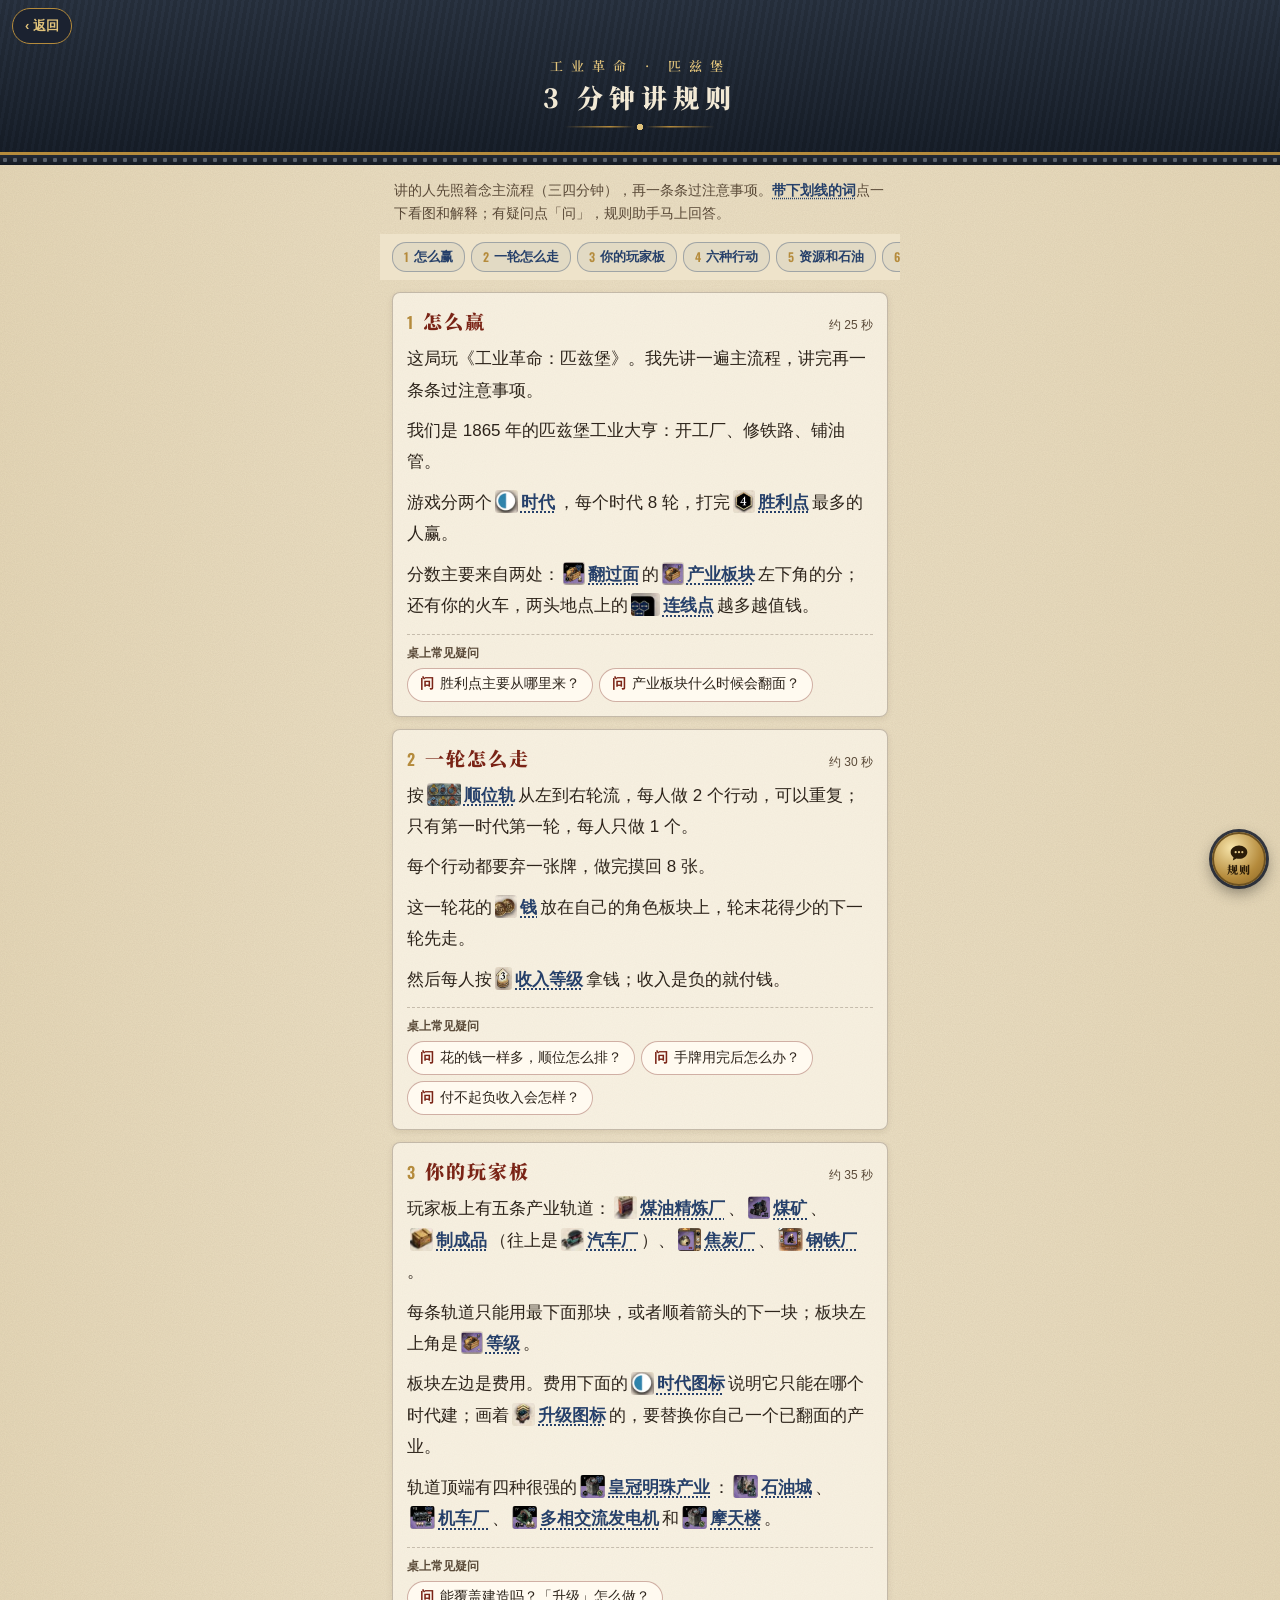
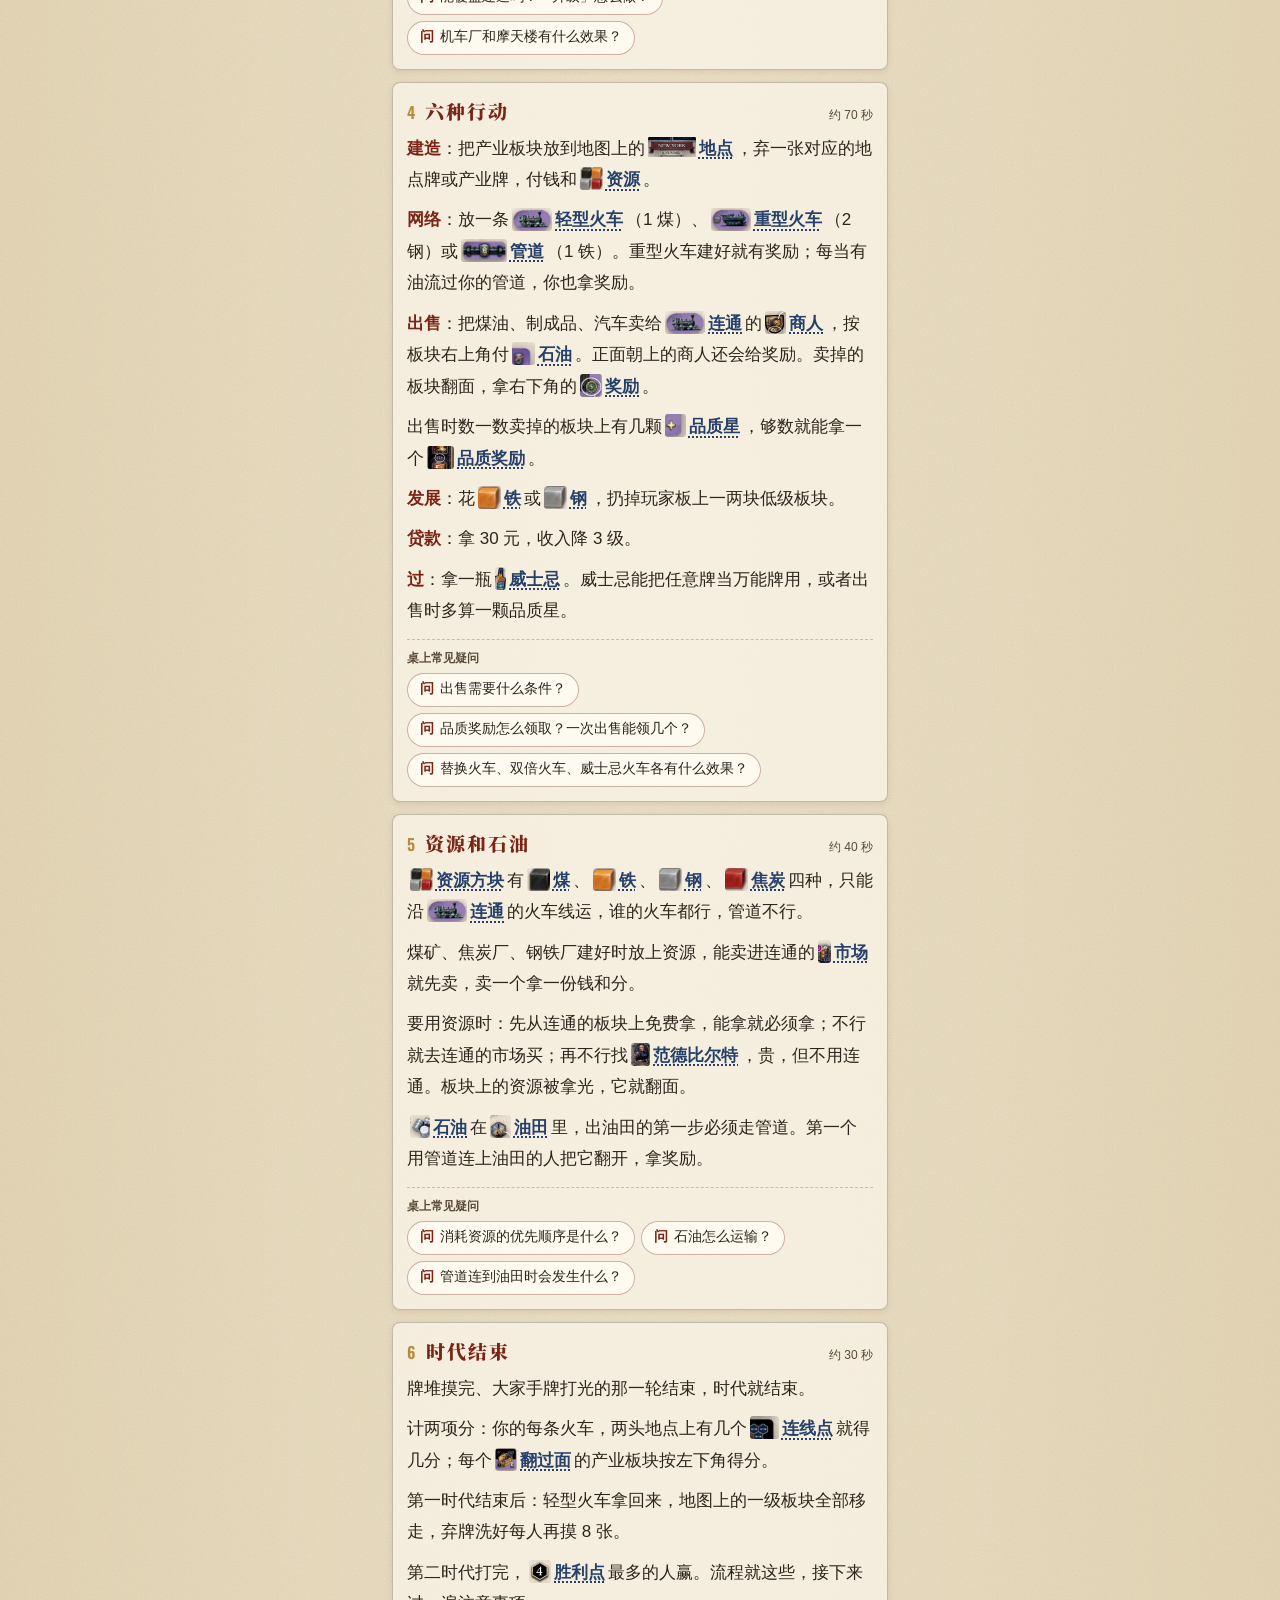
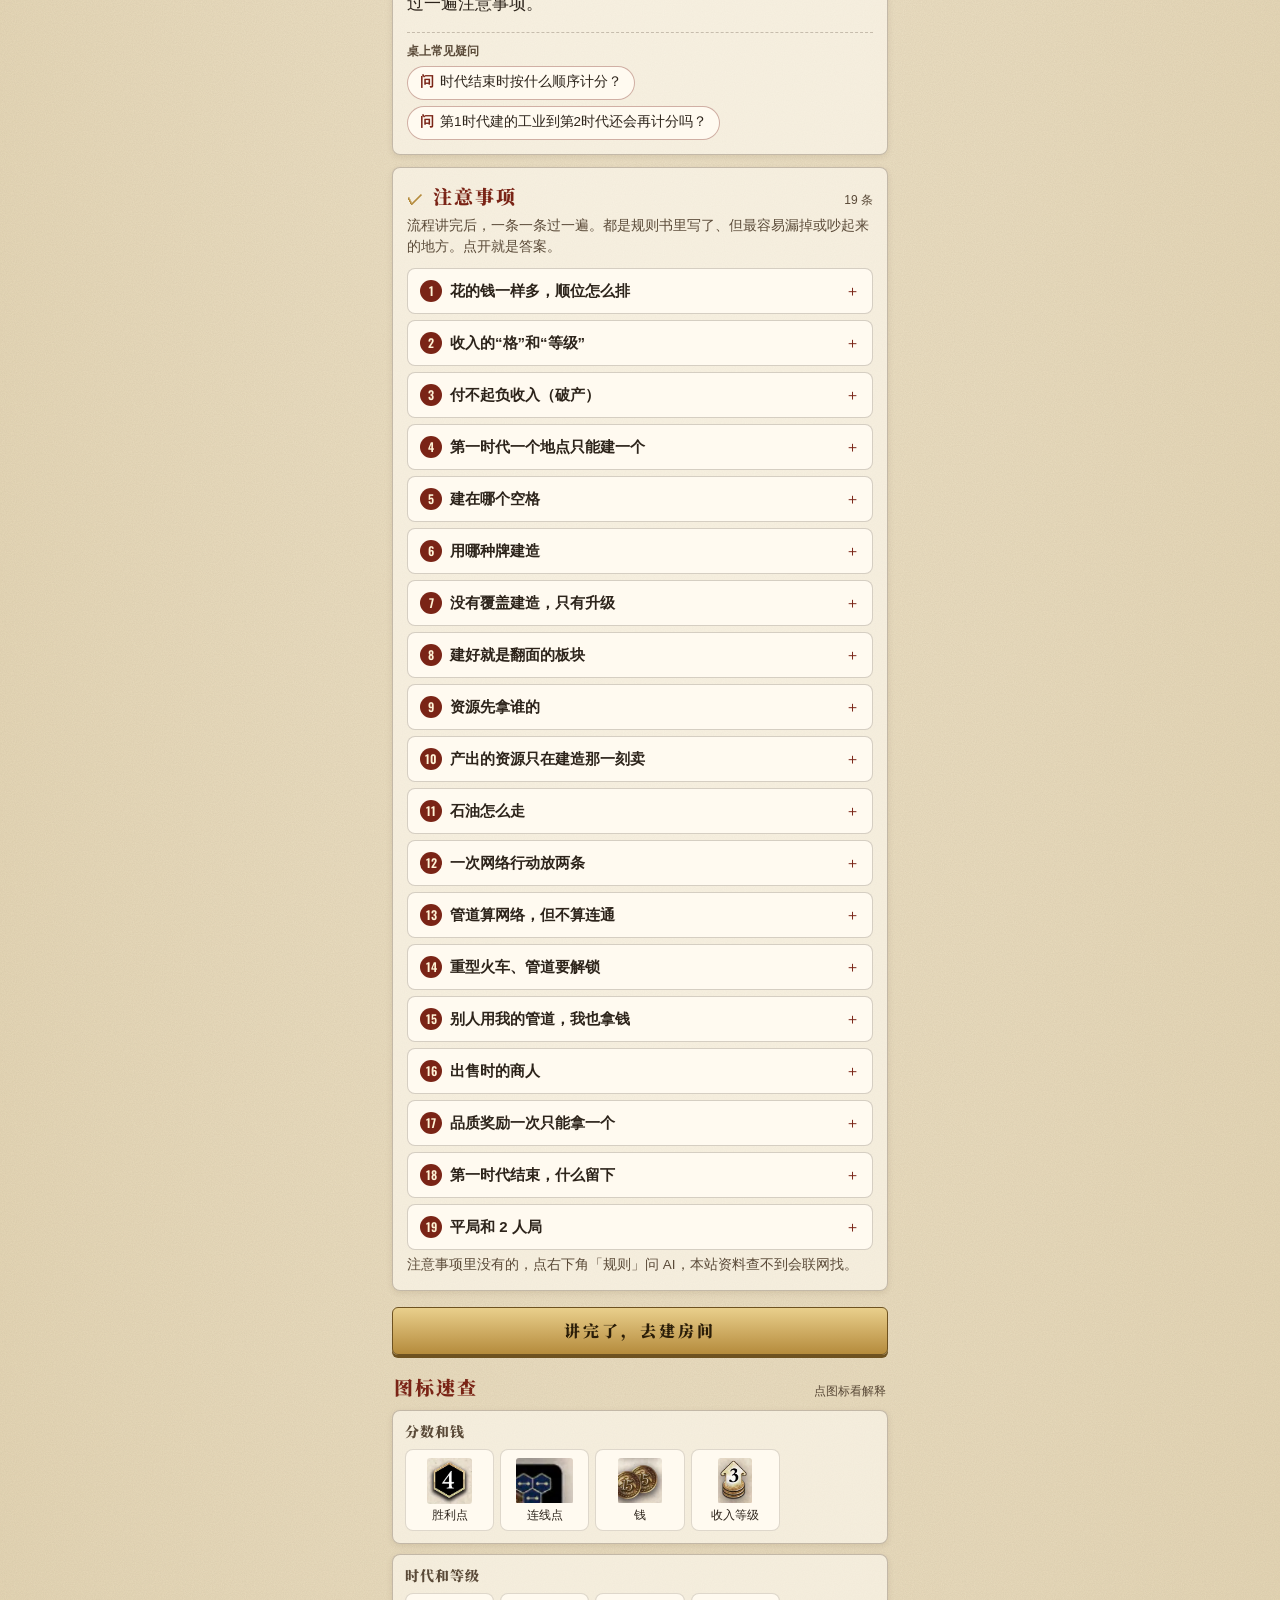
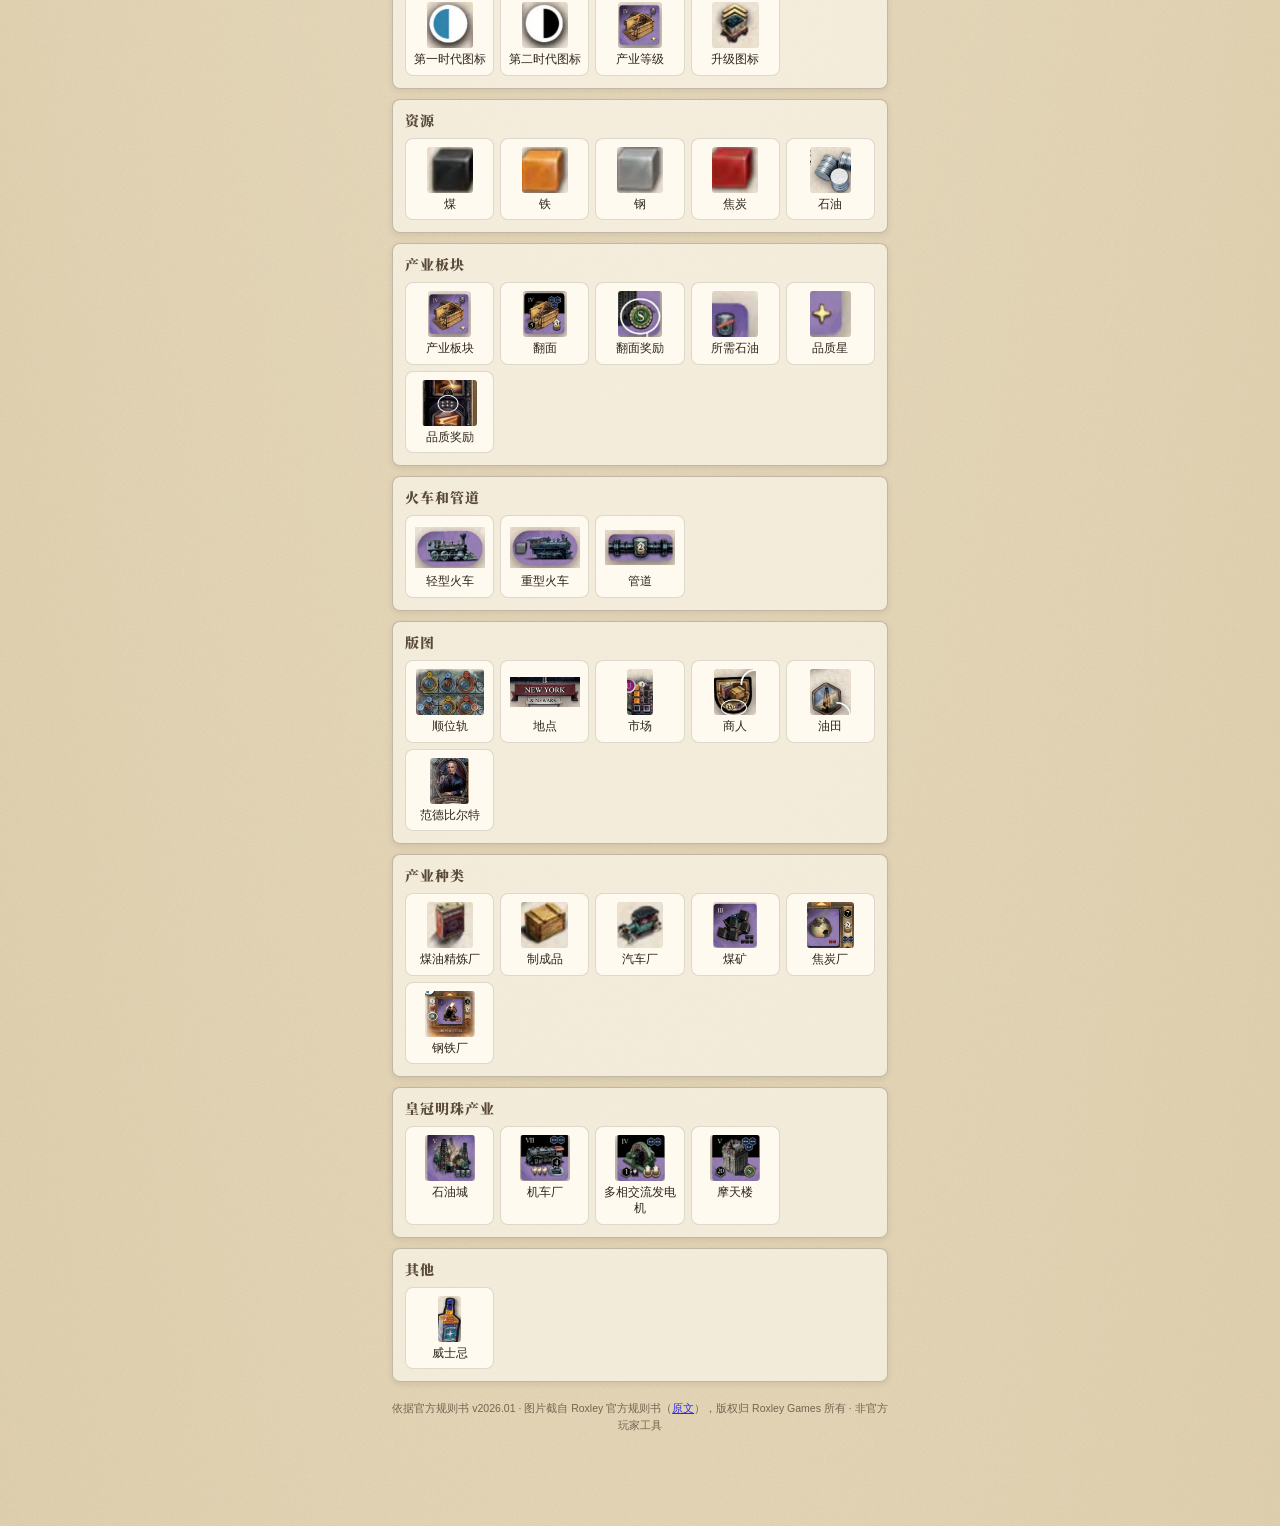
<file: public/teach.html>
<!doctype html>
<html lang="zh-CN">
<head>
<meta charset="utf-8">
<meta name="viewport" content="width=device-width,initial-scale=1,viewport-fit=cover">
<meta name="theme-color" content="#1b2230">
<title>3 分钟讲规则 · 工业革命：匹兹堡</title>
<meta property="og:title" content="3 分钟讲规则 · 工业革命：匹兹堡">
<meta property="og:image" content="https://pgh.leisurecat.cloud/img/icon-512.jpg">
<link rel="icon" href="img/icon-64.png">
<link rel="apple-touch-icon" href="img/icon-180.png">
<link rel="preconnect" href="https://fonts.googleapis.com">
<link rel="preconnect" href="https://fonts.gstatic.com" crossorigin>
<link href="https://fonts.googleapis.com/css2?family=Oswald:wght@500;600&family=Noto+Serif+SC:wght@600;900&display=swap" rel="stylesheet">
<link rel="stylesheet" href="style.css">
</head>
<body>
<div style="position:absolute;width:0;height:0;overflow:hidden"><img src="img/icon-512.jpg" alt=""></div>
<div class="hero nav-hero"><a class="back-nav" href="/">‹ 返回</a><div class="en">工业革命 · 匹兹堡</div><h1>3 分钟讲规则</h1><div class="orn"></div></div><div class="band"></div>
<div class="wrap teach" id="teach"></div>
<script type="module" src="teach.js"></script>
<script type="module" src="chat.js"></script>
</body>
</html>
</file>
<file: public/style.css>
:root{
  --parch:#efe4cb; --parch2:#e2d3b1; --ink:#2d241b; --ink2:#5a4a38;
  --red:#7a2416; --navy:#26406a; --navy2:#3a5b8c; --step:#2c5ba3;
  --steel:#1b2230; --steel2:#2d3a4e; --brass:#b58b3c; --brass2:#e0c27a;
  --yellow:#d6ae45; --blue:#6c9bc4; --orange:#c9653c; --purple:#9b80c8;
  --c-mid:#8d6c2a; --c-rail:#3a5b8c; --c-ind:#7a2416; --c-jewel:#6b8f5a;
  --serif:"Noto Serif SC","Songti SC","STSong",serif;
  --sans:-apple-system,"PingFang SC","Hiragino Sans GB","Microsoft YaHei",sans-serif;
  --num:"Oswald","DIN Alternate",sans-serif;
}
*{box-sizing:border-box;margin:0;padding:0;-webkit-tap-highlight-color:transparent}
html{background:var(--parch2)}
body{min-height:100vh;font-family:var(--sans);color:var(--ink);
  background:
    url("data:image/svg+xml;utf8,<svg xmlns='http://www.w3.org/2000/svg' width='240' height='240'><filter id='n'><feTurbulence type='fractalNoise' baseFrequency='.9' numOctaves='2' stitchTiles='stitch'/><feColorMatrix values='0 0 0 0 .35 0 0 0 0 .27 0 0 0 0 .17 0 0 0 .16 0'/></filter><rect width='240' height='240' filter='url(%23n)'/></svg>"),
    radial-gradient(ellipse at 50% 30%,var(--parch) 0%,var(--parch2) 100%)}
button{font-family:inherit;cursor:pointer}
.hidden{display:none!important}
.band{height:10px;background:radial-gradient(circle at 5px 5px,#59606b 0 2px,transparent 2.5px) 0 0/10px 10px,linear-gradient(#232a35,#151a22)}

/* big header (landing / setup) */
.hero{padding:calc(env(safe-area-inset-top) + 22px) 16px 20px;text-align:center;color:#f3ead6;
  background:linear-gradient(180deg,rgba(255,255,255,.04),rgba(0,0,0,.25)),repeating-linear-gradient(100deg,#212b3a 0 3px,#1c2532 3px 7px),var(--steel2);
  border-bottom:3px solid var(--brass)}
.hero .en{font:600 13px var(--serif);letter-spacing:8px;color:var(--brass2)}
.hero h1{font:900 26px/1.25 var(--serif);letter-spacing:6px;margin-top:6px}
.orn{width:150px;height:10px;margin:8px auto 0;
  background:radial-gradient(circle,var(--brass2) 0 3px,transparent 3.5px) center/10px 10px no-repeat,
    linear-gradient(90deg,transparent,var(--brass) 30%,transparent 46%,transparent 54%,var(--brass) 70%,transparent) center/100% 1.5px no-repeat}
/* shared back navigation */
.back-nav{display:inline-flex;align-items:center;justify-content:center;flex:none;min-height:36px;padding:0 12px;border:1px solid var(--brass);border-radius:999px;background:var(--steel);color:var(--brass2);font:600 13px var(--sans);text-decoration:none;white-space:nowrap}
.hero-art>.back-nav,.nav-hero>.back-nav{position:absolute;z-index:2;top:calc(env(safe-area-inset-top) + 8px);left:calc(env(safe-area-inset-left) + 12px)}
.nav-hero{position:relative;padding-top:calc(env(safe-area-inset-top) + 56px)}
.bar>.back-nav{margin-left:env(safe-area-inset-left)}
/* slim bar (in game) */
.bar{display:flex;align-items:center;gap:8px;padding:calc(env(safe-area-inset-top) + 8px) 12px 8px;color:#f3ead6;
  background:repeating-linear-gradient(100deg,#212b3a 0 3px,#1c2532 3px 7px),var(--steel2);border-bottom:2px solid var(--brass)}
.bar .ttl{flex:1;font:900 15px var(--serif);letter-spacing:2px;min-width:0}
.room{display:inline-flex;align-items:center;gap:6px;height:30px;padding:0 10px;border-radius:15px;border:1px solid rgba(224,194,122,.5);
  background:rgba(0,0,0,.2);color:var(--brass2);font:600 15px var(--num);letter-spacing:2px}
.room small{font:500 11px var(--sans);letter-spacing:0;color:#cbbf9f}
.conn{width:9px;height:9px;border-radius:50%;background:#7d8796;box-shadow:0 0 0 2px rgba(0,0,0,.25)}
.conn.on{background:#62c27a}

.wrap{max-width:520px;margin:0 auto;padding:0 12px calc(env(safe-area-inset-bottom) + 20px)}
.tabs{display:flex;gap:6px;margin:10px 0 8px}
.tab{flex:1;height:38px;border-radius:4px;font:700 15px var(--serif);letter-spacing:3px;color:var(--navy);
  background:rgba(38,64,106,.08);border:1.5px solid rgba(38,64,106,.35)}
.tab.on{color:#fff;background:linear-gradient(180deg,var(--navy2),var(--navy));border-color:#1a2d4d}
h2.h{display:flex;align-items:baseline;justify-content:space-between;margin:18px 2px 8px;font:900 19px var(--serif);letter-spacing:2px;color:var(--red)}
h2.h small{font:500 12px var(--sans);letter-spacing:0;color:var(--ink2)}
.note{font:500 12px/1.55 var(--sans);color:var(--ink2);padding:7px 10px;border-left:3px solid var(--red);background:rgba(122,36,22,.05);margin-top:8px}
.note b{color:var(--red)}
.card{background:rgba(255,252,243,.6);border:1.5px solid rgba(90,74,56,.32);border-radius:8px;box-shadow:0 2px 6px rgba(60,40,10,.1)}
.list{display:flex;flex-direction:column;gap:7px}
.row{display:flex;align-items:center;gap:8px;padding:7px 9px}
.stepn{flex:none;width:24px;height:24px;border-radius:50%;background:var(--step);color:#fff;border:2px solid #fff;
  box-shadow:0 1px 3px rgba(0,0,0,.3);font:600 13px/20px var(--num);text-align:center}
.por{display:inline-block;flex:none;width:46px;height:46px;border-radius:50%;padding:3px;background:var(--c,#999);box-shadow:0 2px 4px rgba(0,0,0,.3);border:none}
.por img{display:block;width:100%;height:100%;border-radius:50%;object-fit:cover;background:#3a2f25}
.por.sm{width:36px;height:36px;padding:2.5px}
.por.xs{width:28px;height:28px;padding:2px}
.who{flex:1;min-width:0}
.who .nm{font:700 15px var(--sans);white-space:nowrap;overflow:hidden;text-overflow:ellipsis}
.who .fg{font:500 11px var(--sans);color:var(--ink2);margin-top:1px;white-space:nowrap;overflow:hidden;text-overflow:ellipsis}
input.pn{width:100%;height:34px;border:1.5px solid rgba(90,74,56,.35);border-radius:6px;background:#fffdf6;padding:0 8px;outline:none;font:700 15px var(--sans);color:var(--ink)}
input.pn:focus{border-color:var(--navy)}
.ib{flex:none;width:34px;height:34px;border-radius:6px;border:1.5px solid rgba(90,74,56,.4);background:rgba(255,255,255,.55);color:var(--ink);font:700 18px/1 var(--sans)}
.ib:disabled{opacity:.25}
.field{flex:none;display:flex;align-items:center;width:64px;height:36px;border-radius:6px;background:#fffdf6;border:1.5px solid var(--brass);padding:0 7px}
.field i{font:600 14px var(--num);font-style:normal;color:var(--brass);margin-right:2px}
.field input{width:100%;border:none;outline:none;background:transparent;font:600 19px var(--num);color:var(--ink);text-align:right}
.field input.bad{color:#c0392b}
.chips{display:flex;gap:8px}
.chip{flex:1;height:40px;border-radius:6px;border:1.5px solid rgba(38,64,106,.4);background:transparent;color:var(--navy);font:700 16px var(--sans)}
.chip.on{background:var(--navy);color:#fff;border-color:var(--navy)}
.dots{display:flex;gap:6px;margin-top:5px}
.dot{width:20px;height:20px;border-radius:50%;border:2px solid #fff;background:var(--c);box-shadow:0 0 0 1px rgba(0,0,0,.25)}
.dot.on{box-shadow:0 0 0 2px var(--ink)}
.dot:disabled{opacity:.2}
.btn{display:block;width:100%;height:48px;margin-top:12px;border-radius:6px;border:1.5px solid #6e5220;
  background:linear-gradient(180deg,#e9cf8c,var(--brass));color:#2a1d08;font:900 16px var(--serif);letter-spacing:3px;box-shadow:0 3px 0 #6e5220}
.btn:active{transform:translateY(2px);box-shadow:0 1px 0 #6e5220}
.btn:disabled{opacity:.4}
.btn.navy{background:linear-gradient(180deg,var(--navy2),var(--navy));border-color:#1a2d4d;color:#fff;box-shadow:0 3px 0 #13213a}
.btn.ghost{height:38px;margin-top:8px;background:transparent;border-color:rgba(90,74,56,.4);color:var(--ink2);font:600 13px var(--sans);letter-spacing:1px;box-shadow:none}
.btns{display:flex;gap:8px}.btns .btn{flex:1}
.err{margin-top:6px;color:#b03020;font-size:13px;text-align:center;min-height:1em}

/* status strip */
.status{display:flex;align-items:center;gap:10px;padding:8px 10px;border-radius:8px;background:rgba(38,64,106,.08);border:1px solid rgba(38,64,106,.25)}
.medal{flex:none;display:inline-flex;align-items:center;justify-content:center;width:40px;height:40px;border-radius:50%;
  background:radial-gradient(circle at 35% 30%,#f2dc9c,var(--brass) 60%,#6e5220);color:#2a1d08;font:900 15px/1 var(--serif);
  border:2px solid #4b3714;box-shadow:0 2px 4px rgba(0,0,0,.3);text-align:center}
.status .t{font:900 17px var(--serif);letter-spacing:1px;color:var(--navy)}
.status .t b{font:600 19px var(--num);color:var(--red);margin:0 2px}
.status .s{font-size:12px;color:var(--ink2);margin-top:1px}
.pips{display:flex;gap:3px;margin-left:auto}
.pips i{width:7px;height:16px;border-radius:2px;background:rgba(38,64,106,.18)}
.pips i.done{background:var(--navy2)}
.pips i.cur{background:var(--red)}
.banner{margin-top:8px;padding:9px 10px;border-radius:8px;background:#2a3443;color:#f3ead6;font-size:13px;line-height:1.5;display:flex;align-items:center;gap:10px}
.banner b{color:var(--brass2)}
.banner button{flex:none;height:32px;padding:0 12px;border-radius:5px;border:1px solid var(--brass);background:var(--brass);color:#22180a;font:700 13px var(--sans)}

/* turn order track */
.track{margin-top:8px;padding:9px 6px 9px;border-radius:8px;background:linear-gradient(180deg,#2a3443,#171d27);border:2px solid #0e1218;color:#f3ead6}
.track .t{font:700 12px var(--serif);letter-spacing:2px;color:var(--brass2);text-align:center}
.slots{display:flex;justify-content:center;gap:4px;margin-top:6px}
.slot{flex:1;max-width:88px;text-align:center;min-width:0}
.slot .o{font:600 12px var(--num);color:var(--brass2);margin-bottom:3px}
.slot .por{display:block;margin:0 auto;width:44px;height:44px}
.slot .n{font:600 11.5px var(--sans);margin-top:3px;white-space:nowrap;overflow:hidden;text-overflow:ellipsis}
.slot .m{display:inline-block;margin-top:2px;padding:0 7px;border-radius:9px;background:var(--brass);color:#22180a;font:600 12px/17px var(--num)}
.slot .tie{display:block;font-size:10px;color:#aab6c8;margin-top:1px}

/* scoring table */
.seg{display:flex;border:1.5px solid var(--navy);border-radius:6px;overflow:hidden}
.seg button{flex:1;height:36px;border:none;background:transparent;color:var(--navy);font:700 14px var(--sans)}
.seg button.on{background:var(--navy);color:#fff}
table.sc{width:100%;margin-top:8px;border-collapse:separate;border-spacing:0 6px;table-layout:fixed}
.sc thead th{padding:0 2px 2px;vertical-align:bottom}
.sc th:first-child{width:64px}
.pv{display:flex;flex-direction:column;align-items:center;gap:2px;min-width:0}
.pv span{max-width:100%;font:700 12.5px var(--sans);white-space:nowrap;overflow:hidden;text-overflow:ellipsis}
.sc tbody th{height:50px;padding-left:9px;text-align:left;font:600 13px/1.2 var(--sans);color:var(--ink2);background:rgba(255,252,243,.6);border:1.5px solid rgba(90,74,56,.25);border-right:none;border-radius:8px 0 0 8px}
.sc tbody th small{display:block;font-size:11px;font-weight:500}
.sc td{padding:0 3px;background:rgba(255,252,243,.6);border-top:1.5px solid rgba(90,74,56,.25);border-bottom:1.5px solid rgba(90,74,56,.25)}
.sc td:last-child{border-right:1.5px solid rgba(90,74,56,.25);border-radius:0 8px 8px 0;padding-right:5px}
.cell{width:100%;height:40px;border-radius:5px;border:1.5px solid rgba(181,139,60,.75);background:#fffdf6;font:600 17px var(--num);color:var(--ink)}
.cell.empty{color:#b7a98f;font:500 12px var(--sans)}
.cell.bad{color:#c0392b;border-color:#c0392b}
.sc td.tt{text-align:center;font:600 21px var(--num);color:var(--red)}
.legend{font:500 11.5px/1.6 var(--sans);color:var(--ink2);margin-top:4px}
.legend b{color:var(--ink)}

/* sheets */
.mask{position:fixed;inset:0;background:rgba(15,18,24,.55);z-index:20}
.sheet{position:fixed;left:0;right:0;bottom:0;z-index:21;max-width:520px;margin:0 auto;padding:12px 14px calc(env(safe-area-inset-bottom) + 14px);
  background:var(--parch);border-top:3px solid var(--brass);border-radius:14px 14px 0 0;box-shadow:0 -8px 30px rgba(0,0,0,.4)}
.sheet h3{font:900 16px var(--serif);color:var(--red);letter-spacing:1px}
.sheet .hint{font-size:12px;color:var(--ink2);margin-top:2px;line-height:1.5}
.disp{margin-top:8px;min-height:58px;padding:6px 12px;border-radius:6px;background:#fffdf6;border:1.5px solid var(--brass);text-align:right}
.disp .ex{font:500 14px var(--num);color:var(--ink2);word-break:break-all}
.disp .cur{font:600 26px var(--num);color:var(--ink)}
.keys{display:grid;grid-template-columns:repeat(4,1fr);gap:7px;margin-top:10px}
.keys button{height:48px;border-radius:6px;border:1.5px solid rgba(90,74,56,.35);background:#fffaf0;font:600 21px var(--num);color:var(--ink)}
.keys .op{background:var(--navy);color:#fff;border-color:var(--navy);font-size:26px}
.keys .ok{background:linear-gradient(180deg,#e9cf8c,var(--brass));border-color:#6e5220;font:900 15px var(--serif);grid-row:span 2;height:auto}
.keys .fn{font:600 14px var(--sans)}
.figs{display:grid;grid-template-columns:repeat(4,1fr);gap:10px 6px;margin-top:10px}
.figs button{border:none;background:transparent;text-align:center;font:600 11px/1.3 var(--sans);color:var(--ink)}
.figs button .por{display:block;width:58px;height:58px;margin:0 auto 4px}
.figs button:disabled{opacity:.3}
.figs button.on .por{box-shadow:0 0 0 3px var(--ink)}

/* landing */
.join{display:flex;gap:8px;margin-top:10px}
.join input{flex:1;min-width:0;height:48px;border-radius:6px;border:1.5px solid var(--brass);background:#fffdf6;text-align:center;font:600 24px var(--num);letter-spacing:8px;text-transform:uppercase;outline:none}
.join .btn{flex:none;width:110px;margin-top:0}

/* MVP */
.mvp{position:relative;margin-top:4px;padding:14px 12px 12px;border-radius:10px;text-align:center;color:#f3ead6;overflow:hidden;
  background:radial-gradient(ellipse at 50% 0%,rgba(224,194,122,.35),transparent 60%),linear-gradient(180deg,#2a3443,#141922);border:2px solid #0e1218}
.mvp .crown{font:700 12px var(--serif);letter-spacing:6px;color:var(--brass2)}
.mvp .por{width:92px;height:92px;padding:4px;margin:8px auto 0;display:block;box-shadow:0 0 0 3px var(--brass2),0 6px 18px rgba(0,0,0,.5)}
.mvp .nm{font:900 22px var(--serif);letter-spacing:2px;margin-top:8px}
.mvp .fg{font-size:12px;color:#c9c0aa}
.mvp .pts{font:600 40px/1.1 var(--num);color:var(--brass2);margin-top:2px}
.mvp .pts small{font:500 13px var(--sans);color:#c9c0aa;margin-left:3px}
.rk .row{gap:7px;padding:7px 8px}
.rk .tot{font:600 22px var(--num);color:var(--red);min-width:34px;text-align:right}
.stack{display:flex;height:9px;border-radius:5px;overflow:hidden;background:rgba(90,74,56,.12);margin-top:4px}
.stack i{display:block;height:100%}
.parts{font:500 10.5px var(--sans);color:var(--ink2);margin-top:3px;white-space:nowrap;overflow:hidden;text-overflow:ellipsis}
.parts em{font-style:normal;display:inline-block;width:7px;height:7px;border-radius:2px;margin:0 2px 0 5px;vertical-align:0}
.parts em:first-child{margin-left:0}
.achs{display:grid;grid-template-columns:repeat(2,1fr);gap:7px;margin-top:6px}
.ach{display:flex;align-items:center;gap:8px;padding:7px 8px}
.ach[role=button]{cursor:pointer}
.h small{margin-left:8px;font:500 11px var(--sans);color:var(--ink2);letter-spacing:0}
.atw{max-height:60vh;overflow:auto;margin-top:8px}
.at{width:100%;border-collapse:collapse;font-size:13px}
.at th,.at td{padding:6px 4px;text-align:center;border-bottom:1px solid rgba(90,74,56,.18)}
.at thead th{font:600 11.5px var(--sans);color:var(--ink2)}
.at tbody th{text-align:left;font:600 13px var(--sans);white-space:nowrap}
.at tbody th .por{vertical-align:middle;margin-right:5px}
.at td{font:600 15px var(--num)}
.at tr.win th,.at tr.win td{color:var(--red)}
.at tr.has-sub th,.at tr.has-sub td{border-bottom:0}
.at tr.sub td{padding-top:0;text-align:left;font:500 11.5px/1.5 var(--sans);color:var(--ink2)}
.ach .medal{width:34px;height:34px;font-size:16px}
.ach .an{font:900 13.5px var(--serif);color:var(--red)}
.ach .ad{font-size:10.5px;color:var(--ink2);line-height:1.35}
.ach .aw{display:flex;gap:3px;margin-top:3px;flex-wrap:wrap}
.tbh{display:flex;width:100%;justify-content:space-between;align-items:center;padding:2px 0;border:none;background:none;font:12px var(--sans);color:var(--ink2);text-align:left}
.tbh span{color:var(--brass);font-weight:700}
.sv .btn{height:40px;margin-top:8px;font:700 14px var(--sans);letter-spacing:1px}
.tb .pn{flex:1;min-width:0}
.shotv{position:fixed;inset:0;z-index:60;overflow:auto;padding:0 16px 24px;background:rgba(15,19,28,.94)}
.shotv img{display:block;width:100%;max-width:480px;margin:0 auto;border-radius:6px;box-shadow:0 6px 24px rgba(0,0,0,.5)}
.sv-top{position:sticky;top:0;display:flex;align-items:center;gap:10px;max-width:480px;margin:0 auto;padding:12px 0 10px;background:rgba(15,19,28,.94);color:var(--brass2);font:600 14px var(--sans)}
.sv-top span{flex:1}
.sv-top a,.sv-top button{padding:5px 12px;border:1px solid rgba(255,255,255,.4);border-radius:5px;background:none;color:#fff;font:600 13px var(--sans);text-decoration:none}
.tb{display:flex;align-items:center;gap:6px;margin-top:6px;font-size:12px;color:var(--ink2)}
.tb .field{width:58px;height:32px}
footer{margin-top:18px;text-align:center;font-size:10.5px;line-height:1.6;color:var(--ink2);opacity:.8}
.toast{position:fixed;left:50%;bottom:calc(env(safe-area-inset-bottom) + 24px);transform:translateX(-50%);z-index:30;padding:8px 16px;border-radius:20px;background:rgba(20,25,34,.9);color:#fff;font-size:13px}

/* short phones (e.g. iPhone SE): tighten the in-game screen so the settle button stays on screen */
@media (max-height: 700px){
  .bar{padding-top:calc(env(safe-area-inset-top) + 6px);padding-bottom:6px}
  .tabs{margin:7px 0 6px}.tab{height:34px}
  .status{padding:5px 9px}.medal{width:34px;height:34px}.status .t{font-size:16px}
  .banner{margin-top:6px;padding:6px 9px}.banner button{height:28px}
  .track{margin-top:6px;padding:6px 4px 7px}.slots{margin-top:4px}.slot .por{width:38px;height:38px}.slot .o{margin-bottom:1px}
  .list{gap:5px}.row{padding:5px 8px}.por.sm{width:32px;height:32px}
  .ib{width:32px;height:32px}.field{height:34px}
  .btn{height:44px;margin-top:9px}.btn.ghost{height:34px;margin-top:6px}
}
.lobby{display:flex;align-items:center;gap:10px;width:100%;padding:9px 11px;text-align:left;font:inherit;color:inherit}
.lobby .lc{font:600 22px var(--num);letter-spacing:3px;color:var(--navy);min-width:66px}
.lobby .lp{display:flex;gap:2px;flex:1;min-width:0}
.lobby .ls{text-align:right;font-size:11.5px;color:var(--ink2);line-height:1.35}
.lobby .ls b{display:block;font:700 13px var(--sans);color:var(--red)}
.empty{padding:14px;text-align:center;font-size:13px;color:var(--ink2)}
.join{margin-top:10px}

/* illustrated tutorial (guide.html) */
a.btn{text-align:center;line-height:45px;text-decoration:none}
a.btn.ghost{line-height:35px}
.guide .vid{display:block;width:100%;aspect-ratio:16/9;padding:0;background:var(--steel);overflow:hidden}
.guide .toc{display:flex;flex-wrap:wrap;gap:6px;margin:0 0 4px}
.guide .toc a{padding:5px 10px;border-radius:14px;border:1px solid rgba(38,64,106,.35);background:rgba(38,64,106,.06);color:var(--navy);font:600 12.5px var(--sans);text-decoration:none}
.gs{margin-top:14px;padding:0 0 12px;overflow:hidden;scroll-margin-top:10px}
.gs h2.h{margin:12px 12px 10px}
.gs h2.h i{font:600 15px var(--num);font-style:normal;color:var(--brass);margin-right:8px}
.gs img{display:block;width:100%;height:auto;background:var(--steel)}
.gs ul{margin:10px 14px 0 30px;font:500 14.5px/1.7 var(--sans)}
.gs li+li{margin-top:5px}
/* landing */
.hero-art{position:relative;height:calc(env(safe-area-inset-top) + 232px);overflow:hidden;background:var(--steel);border-bottom:3px solid var(--brass)}
.hero-art img{position:absolute;inset:0;width:100%;height:100%;object-fit:cover;object-position:50% 40%}
.hero-art:after{content:"";position:absolute;inset:0;background:linear-gradient(180deg,rgba(18,14,10,.25) 0,rgba(18,14,10,0) 30%,rgba(18,14,10,.15) 50%,rgba(18,14,10,.78) 100%)}
.hero-art .ht{position:absolute;z-index:1;left:0;right:0;bottom:16px;text-align:center;color:#fbf6ec;text-shadow:0 2px 12px rgba(0,0,0,.6)}
.hero-art .wm{font:500 46px/1 "Cinzel",serif;letter-spacing:14px;text-indent:14px}
.hero-art .hr{width:210px;height:1px;margin:9px auto 8px;background:rgba(251,246,236,.75)}
.hero-art .hz{font:600 18px var(--serif);letter-spacing:6px;text-indent:6px}
.hero-art .hs{margin-top:5px;font:600 12px var(--sans);letter-spacing:5px;text-indent:5px;color:var(--brass2)}
.start{margin-top:14px;padding:12px}
.start .btn{margin-top:0}
.start .or{display:flex;align-items:center;gap:10px;margin:12px 2px 0;font-size:12px;color:var(--ink2)}
.start .or:before,.start .or:after{content:"";flex:1;height:1px;background:rgba(90,74,56,.28)}
.start .join{margin-top:8px}
.start .join input,.start .join .btn{height:46px}
.start .join .btn{width:96px}
.start .err{margin-top:8px;min-height:0}
.tiles{display:grid;grid-template-columns:1fr 1fr;gap:10px;margin-top:10px}
.tile{display:flex;align-items:center;gap:10px;padding:10px;text-decoration:none;color:var(--ink2);font-size:11.5px;line-height:1.4}
.tile:active{transform:translateY(1px)}
.tile b{display:block;font:900 16px var(--serif);letter-spacing:2px;color:var(--navy)}
.tile .ti{position:relative;flex:none;width:42px;height:42px;border-radius:50%;overflow:hidden;border:2px solid var(--brass);box-shadow:0 1px 3px rgba(0,0,0,.25)}
.tile .ti img{display:block;width:100%;height:100%;object-fit:cover}
.tile .ti.play:after{content:"";position:absolute;left:50%;top:50%;margin:-7px 0 0 -4px;border-style:solid;border-width:7px 0 7px 11px;border-color:transparent transparent transparent #fff;filter:drop-shadow(0 1px 2px rgba(0,0,0,.7))}
.tile .ti.rec{display:flex;align-items:center;justify-content:center;background:linear-gradient(180deg,var(--navy2),var(--navy));color:var(--brass2);font:900 18px var(--serif)}
.lobby .lp .por+.por{margin-left:-7px}
.lobby .ls{display:flex;flex-direction:column;align-items:flex-end;gap:3px}
.lobby .ls .st{display:inline-block;padding:2px 8px;border-radius:10px;font:700 12px var(--sans)}
.lobby .ls .st-setup{background:rgba(181,139,60,.2);color:#7a5a1c}
.lobby .ls .st-play{background:rgba(38,64,106,.13);color:var(--navy)}
.lobby .ls .st-over{background:rgba(90,74,56,.12);color:var(--ink2)}
.lobby .ls small{font-size:11px;color:var(--ink2)}
.od{display:inline-block;width:7px;height:7px;margin-right:4px;border-radius:50%;background:#a59a86;vertical-align:1px}
.od.on{background:#4caf6a}

/* past games (history.html) */
.games{margin-top:12px}
.game summary{list-style:none;padding:9px 11px;cursor:pointer}
.game summary::-webkit-details-marker{display:none}
.game .gh{display:flex;align-items:baseline;justify-content:space-between;gap:8px}
.game .gh b{font:600 20px var(--num);letter-spacing:3px;color:var(--navy)}
.game .gh span{font-size:12px;color:var(--ink2)}
.game .gp{display:flex;flex-wrap:wrap;gap:4px 12px;margin-top:6px}
.game .gp>span{display:flex;align-items:center;gap:4px;font-size:13px;min-width:0}
.game .gp i{font-style:normal;max-width:6em;overflow:hidden;text-overflow:ellipsis;white-space:nowrap}
.game .gp em{font:600 15px var(--num);font-style:normal;color:var(--ink2)}
.game .gp .win em{color:var(--red)}
.game .gp .win i{font-weight:700}
.game .gd{border-top:1px dashed rgba(90,74,56,.35);padding:4px 0}
.game[open] summary .gp{display:none}
#search input{font:500 15px var(--sans);letter-spacing:0;text-transform:none;text-align:left;padding:0 12px}
.start .join input::placeholder{font:500 15px var(--sans);letter-spacing:6px;color:#a59a86}
.tile .ti.play img{object-position:80% 50%}
.guide .toc a.fqa{background:var(--navy);border-color:var(--navy);color:#fff}
#faq{scroll-margin-top:10px}
.fq-cat{margin:16px 2px 6px;font:900 15px var(--serif);letter-spacing:2px;color:var(--navy)}
.fq{margin-top:6px}
.fq summary{position:relative;list-style:none;padding:10px 32px 10px 12px;font:600 14.5px/1.5 var(--sans);cursor:pointer}
.fq summary::-webkit-details-marker{display:none}
.fq summary:after{content:"+";position:absolute;right:12px;top:8px;font:500 20px var(--num);color:var(--brass)}
.fq[open] summary:after{content:"−"}
.fq p{padding:0 12px 11px;font:500 14px/1.7 var(--sans);color:var(--ink2)}
.fq p a{font-size:12px;color:var(--navy2);white-space:nowrap}

.lobby .lc em{display:block;margin-top:1px;font:700 10px var(--sans);font-style:normal;letter-spacing:2px;color:var(--brass)}

/* rules assistant (chat.js) */
body.has-chat{padding-bottom:72px}
.cfab{position:fixed;right:14px;bottom:calc(env(safe-area-inset-bottom) + 14px);z-index:19;width:54px;height:54px;display:flex;flex-direction:column;align-items:center;justify-content:center;gap:0;border-radius:50%;border:2px solid #6e5220;background:radial-gradient(circle at 35% 28%,#f6e3a8,var(--brass) 62%,#8a6526);color:#2a1c08;font:900 11px/1.1 var(--serif);letter-spacing:1px;box-shadow:0 0 0 3px rgba(27,34,48,.88),0 6px 16px rgba(0,0,0,.45)}
.cfab:active{transform:scale(.94)}
@keyframes cpIn{from{opacity:0;transform:translateY(18px) scale(.97)}}
.cpanel{position:fixed;right:12px;bottom:calc(env(safe-area-inset-bottom) + 12px);z-index:40;width:min(380px,calc(100vw - 24px));height:min(600px,calc(100dvh - 24px));display:flex;flex-direction:column;overflow:hidden;border:1.5px solid #6e5220;border-radius:14px;background:var(--parch2);box-shadow:0 14px 44px rgba(0,0,0,.5);transform-origin:bottom right;animation:cpIn .22s ease}
.chd{display:flex;align-items:center;gap:10px;padding:11px 6px 11px 12px;background:linear-gradient(180deg,var(--steel2),var(--steel))}
.chd div{flex:1;min-width:0}
.chd b{display:block;font:900 16px var(--serif);color:var(--brass2);letter-spacing:1px}
.chd div span{display:flex;align-items:center;gap:6px;margin-top:2px;font:500 11.5px var(--sans);color:#aab6c8}
.con{width:7px;height:7px;border-radius:50%;background:#5ec27a;box-shadow:0 0 0 3px rgba(94,194,122,.22)}
.cav{flex:none;width:38px;height:38px;display:grid;place-items:center;border-radius:50%;border:1.5px solid #6e5220;background:radial-gradient(circle at 35% 28%,#f6e3a8,var(--brass) 62%,#8a6526);color:#2a1c08;font:900 17px var(--serif);box-shadow:0 0 0 2px rgba(224,194,122,.3)}
.cav.sm{width:28px;height:28px;font-size:13px;box-shadow:0 2px 4px rgba(0,0,0,.2)}
.cx{flex:none;width:36px;height:36px;border:none;background:none;color:#d8dee8;font:300 28px/1 var(--sans)}
.clog{flex:1;overflow:auto;display:flex;flex-direction:column;gap:10px;padding:12px;background:radial-gradient(ellipse at 50% 0%,var(--parch) 0%,var(--parch2) 100%)}
.cwel{position:relative;flex:none;display:flex;align-items:flex-end;min-height:112px;overflow:hidden;border-radius:10px;border:1px solid rgba(110,82,32,.5);box-shadow:0 4px 12px rgba(0,0,0,.22)}
.cwel img{position:absolute;inset:0;width:100%;height:100%;object-fit:cover;object-position:50% 35%}
.cwel div{position:relative;width:100%;padding:30px 12px 10px;background:linear-gradient(transparent,rgba(15,19,28,.88) 55%)}
.cwel b{display:block;font:900 16px var(--serif);color:#fbf6ec;letter-spacing:1px}
.cwel span{display:block;margin-top:2px;font:12px/1.5 var(--sans);color:#d9d3c5}
.csug{display:flex;flex-direction:column;gap:6px}
.csug em{margin:2px 0 0 2px;font:700 11.5px var(--sans);font-style:normal;color:var(--ink2);letter-spacing:2px}
.csug button{display:flex;align-items:center;gap:9px;padding:9px 10px;border:1px solid rgba(181,139,60,.55);border-radius:9px;background:#fffaf0;text-align:left;font:600 13.5px var(--sans);color:var(--ink);box-shadow:0 1px 0 rgba(110,82,32,.22)}
.csug button:before{content:"问";flex:none;width:20px;height:20px;display:grid;place-items:center;border-radius:50%;background:var(--navy);color:#fff;font:700 11px var(--sans)}
.csug button:after{content:"›";margin-left:auto;font:600 18px/1 var(--sans);color:var(--brass)}
.csug button:active{background:#f3e7cc}
.cr{display:flex;align-items:flex-end;gap:7px}
.cr.u{justify-content:flex-end}
.cm{max-width:82%;padding:9px 12px;border-radius:12px;font:14px/1.65 var(--sans);word-break:break-word}
.cm.u{background:linear-gradient(180deg,var(--navy2),var(--navy));color:#fff;border-bottom-right-radius:4px;box-shadow:0 2px 6px rgba(19,33,58,.25)}
.cm.a{background:#fffdf6;border:1px solid rgba(90,74,56,.18);color:var(--ink);border-bottom-left-radius:4px;box-shadow:0 2px 6px rgba(60,45,25,.1)}
.cm.a b{color:var(--red)}
.cm.err{color:var(--red);border-color:rgba(122,36,22,.4);background:#fbf1ec}
/* answers from a web search: a label on top, sources underneath */
.cweb{margin:-2px 0 6px;padding:5px 8px;border-radius:7px;background:#f6eedb;font:500 12px/1.5 var(--sans);color:var(--ink2)}
.cweb b{color:var(--red)}
.csrc{margin-top:8px;padding-top:6px;border-top:1px dashed rgba(90,74,56,.25);font:12px/1.5 var(--sans);color:var(--ink2)}
.csrc a{display:block;color:var(--navy);text-decoration:none;overflow:hidden;text-overflow:ellipsis;white-space:nowrap}
.csrc i{margin-left:6px;font-style:normal;color:var(--ink2);opacity:.7}
.cwait{display:block;margin-bottom:4px;font:500 12.5px var(--sans);color:var(--ink2)}
.cin{display:flex;align-items:center;gap:8px;padding:10px 10px 6px;border-top:1px solid rgba(110,82,32,.25);background:#f6eedb}
.cin textarea{flex:1;min-width:0;height:42px;resize:none;padding:10px 15px;border:1.5px solid rgba(90,74,56,.3);border-radius:21px;background:#fffdf6;outline:none;font:16px/1.3 var(--sans);color:var(--ink)}
.cin textarea:focus{border-color:var(--brass)}
.cin button{flex:none;width:42px;height:42px;display:grid;place-items:center;border-radius:50%;border:1.5px solid #6e5220;background:radial-gradient(circle at 35% 28%,#f6e3a8,var(--brass) 62%,#8a6526);color:#2a1c08;box-shadow:0 2px 0 #6e5220}
.cin button:active{transform:translateY(1px);box-shadow:0 1px 0 #6e5220}
.cin button:disabled{opacity:.45}
.cfoot{padding:0 12px 8px;background:#f6eedb;text-align:center;font:500 10.5px var(--sans);color:var(--ink2);opacity:.75}
.cdots{display:inline-flex;gap:4px;padding:5px 0}
.cdots b{width:6px;height:6px;border-radius:50%;background:var(--brass);animation:cdot 1s infinite}
.cdots b:nth-child(2){animation-delay:.15s}.cdots b:nth-child(3){animation-delay:.3s}
@keyframes cdot{0%,80%,100%{opacity:.25}40%{opacity:1}}

/* rating card on the results tab (reviewCard in app.js) */
.rv{padding:12px 12px 10px}
.rv-l{font-size:12px;color:var(--ink2);margin-bottom:6px}
.rv-who{display:flex;flex-wrap:wrap;gap:6px;margin-bottom:10px}
.rv-who button{display:flex;align-items:center;gap:5px;height:34px;padding:0 10px 0 3px;border-radius:17px;border:1.5px solid rgba(45,36,27,.2);background:rgba(255,255,255,.5);color:var(--ink);font:600 13px var(--sans)}
.rv-who button.on{border-color:var(--navy);background:var(--navy);color:#fff}
.rv-st{display:flex;align-items:center;gap:2px;margin-bottom:10px}
.rv-st button{width:40px;height:40px;border:0;background:none;font-size:32px;line-height:1;color:rgba(45,36,27,.22);padding:0}
.rv-st button.on{color:#e0a92e;text-shadow:0 1px 0 rgba(0,0,0,.15)}
.rv-st span{margin-left:8px;font:600 14px var(--serif);color:var(--ink2)}
.rv textarea{width:100%;min-height:72px;margin-bottom:10px;padding:10px;border-radius:8px;border:1.5px solid rgba(45,36,27,.2);background:rgba(255,255,255,.6);font:16px/1.6 var(--sans);color:var(--ink);resize:vertical;outline:none}
.rv textarea:focus{border-color:var(--navy)}
.rv > .btn{width:100%}
.rv .err{margin-top:8px}
.rv-done{text-align:center;font-size:30px;letter-spacing:4px;color:#e0a92e}
.rv p{text-align:center;margin:4px 0 10px;font:600 15px var(--serif)}
.rv .note{text-align:left;margin:8px 0 0;font:12px/1.6 var(--sans)}
/* 写评价: opens this game's review form on the hub, then 返回 comes back here */
.hero-art>.rate-nav{left:auto;right:calc(env(safe-area-inset-right) + 12px)}

/* 3-minute teach page (teach.html): a script to read aloud, terms that open a note, one-tap questions to the rules assistant */
.teach .tlead{margin:14px 2px 8px;font:500 14px/1.7 var(--sans);color:var(--ink2)}
.teach .tlead b{color:var(--navy);text-decoration:underline dotted;text-underline-offset:3px}
.tnav{position:sticky;top:0;z-index:5;display:flex;gap:6px;overflow-x:auto;margin:0 -12px;padding:8px 12px;background:rgba(239,228,203,.94);backdrop-filter:blur(6px);-webkit-backdrop-filter:blur(6px);scrollbar-width:none}
.tnav::-webkit-scrollbar{display:none}
.tnav a{flex:none;display:inline-flex;align-items:center;gap:5px;padding:5px 11px;border-radius:14px;border:1px solid rgba(38,64,106,.35);background:rgba(38,64,106,.06);color:var(--navy);font:600 13px var(--sans);text-decoration:none}
.tnav a i{font:600 12px var(--num);font-style:normal;color:var(--brass)}
.tpart{margin-top:12px;padding:2px 14px 14px;scroll-margin-top:52px}
.tpart h2.h{margin:12px 0 6px}
.tpart h2.h i{font:600 16px var(--num);font-style:normal;color:var(--brass);margin-right:8px}
.tline{margin-top:9px;font:500 17px/1.85 var(--sans);color:var(--ink)}
.tline b{color:var(--red)}
.term{display:inline;padding:0 2px;margin:0 1px;border:0;background:none;font:inherit;color:var(--navy);font-weight:700;text-decoration:underline dotted 1.5px;text-underline-offset:4px;cursor:pointer;-webkit-tap-highlight-color:rgba(38,64,106,.15)}
.ico{display:inline-block;object-fit:contain;border-radius:3px}
.term .ico,.tlab .ico{height:1.35em;width:auto;max-width:2.8em;vertical-align:-.3em;margin-right:3px}
.tasks{display:flex;flex-wrap:wrap;gap:6px;margin-top:12px;padding-top:10px;border-top:1px dashed rgba(90,74,56,.3)}
.tasks em{width:100%;font:600 12px var(--sans);font-style:normal;color:var(--ink2)}
.tq{display:inline-flex;align-items:center;gap:6px;min-height:34px;padding:5px 12px;border-radius:17px;border:1px solid rgba(122,36,22,.35);background:#fffaf0;color:var(--red);font:700 13.5px/1.4 var(--sans);text-align:left;cursor:pointer}
.tq>span{color:var(--ink);font-weight:500}
.tlater{display:flex;flex-direction:column;gap:6px;margin-top:10px}
.tlater .tq{justify-content:flex-start}
.tnote{margin-top:4px;font:500 13.5px/1.6 var(--sans);color:var(--ink2)}
.tgo{display:flex;align-items:center;justify-content:center;margin-top:16px;text-decoration:none}
.tgrid{margin-top:10px;padding:10px 12px 12px}
.tgrid h3{font:900 14px var(--serif);letter-spacing:1px;color:var(--ink2)}
.tgrid>div{display:grid;grid-template-columns:repeat(auto-fill,minmax(74px,1fr));gap:6px;margin-top:8px}
.tic{display:flex;flex-direction:column;align-items:center;gap:4px;padding:8px 2px 7px;border:1px solid rgba(90,74,56,.2);border-radius:8px;background:#fffaf0;font:500 12px/1.3 var(--sans);color:var(--ink);cursor:pointer}
.tic .ico{height:46px;width:auto;max-width:70px}
.tsheet{position:fixed;inset:0;z-index:60}
.tsheet.hidden{display:none}
.tsbg{position:absolute;inset:0;background:rgba(20,16,10,.45)}
.tsbox{position:absolute;left:0;right:0;bottom:0;max-width:520px;margin:0 auto;padding:16px 16px calc(env(safe-area-inset-bottom) + 16px);border-radius:14px 14px 0 0;background:var(--parch);border-top:3px solid var(--brass);box-shadow:0 -8px 24px rgba(0,0,0,.25);animation:tsup .2s ease-out}
@keyframes tsup{from{transform:translateY(30px);opacity:.4}}
.tshd{display:flex;align-items:center;gap:12px}
.tshd b{flex:1;font:900 20px var(--serif);letter-spacing:2px;color:var(--ink)}
.ico.big{height:76px;width:auto;max-width:130px;flex:none}
.tsx{width:36px;height:36px;border:0;border-radius:50%;background:rgba(90,74,56,.12);font-size:20px;color:var(--ink2);cursor:pointer}
.tsbox p{margin-top:10px;font:500 15px/1.7 var(--sans);color:var(--ink)}
.tsbox p em{display:block;font:600 12px var(--sans);font-style:normal;color:var(--red);letter-spacing:1px}
/* landing: entry to the teach page */
.teachgo{display:flex;align-items:center;gap:12px;margin-top:12px;padding:12px 14px;text-decoration:none;color:var(--ink);border-color:rgba(122,36,22,.45);background:linear-gradient(180deg,#fff8e6,#f6e8c6)}
.teachgo .tg-i{flex:none;display:grid;place-items:center;width:42px;height:42px;border-radius:50%;background:var(--red);color:#fff3d6;font:900 19px var(--serif);box-shadow:inset 0 0 0 2px var(--brass2)}
.teachgo b{display:block;font:900 16px var(--serif);letter-spacing:1px;color:var(--red)}
.teachgo span{flex:1;font:500 12.5px/1.5 var(--sans);color:var(--ink2)}
.teachgo i{font:600 22px var(--sans);font-style:normal;color:var(--red)}
/* teach page: 注意事项, one collapsible note per easy-to-miss rule, answer written in */
.tnotes{display:flex;flex-direction:column;gap:6px;margin-top:10px}
.tni{border:1px solid rgba(90,74,56,.25);border-radius:8px;background:#fffaf0}
.tni summary{display:flex;align-items:center;gap:8px;min-height:44px;padding:8px 12px;font:700 15px/1.45 var(--sans);color:var(--ink);cursor:pointer;list-style:none}
.tni summary::-webkit-details-marker{display:none}
.tni summary::after{content:"＋";margin-left:auto;font-weight:500;color:var(--red)}
.tni[open] summary::after{content:"－"}
.tni summary i{flex:none;display:grid;place-items:center;width:22px;height:22px;border-radius:50%;background:var(--red);color:#fff3d6;font:600 12px var(--num);font-style:normal}
.tni p{margin:0 12px;padding-top:2px;font:500 15.5px/1.8 var(--sans);color:var(--ink)}
.tni .tq{margin:8px 12px 12px;font-size:12.5px;min-height:30px}
</file>
